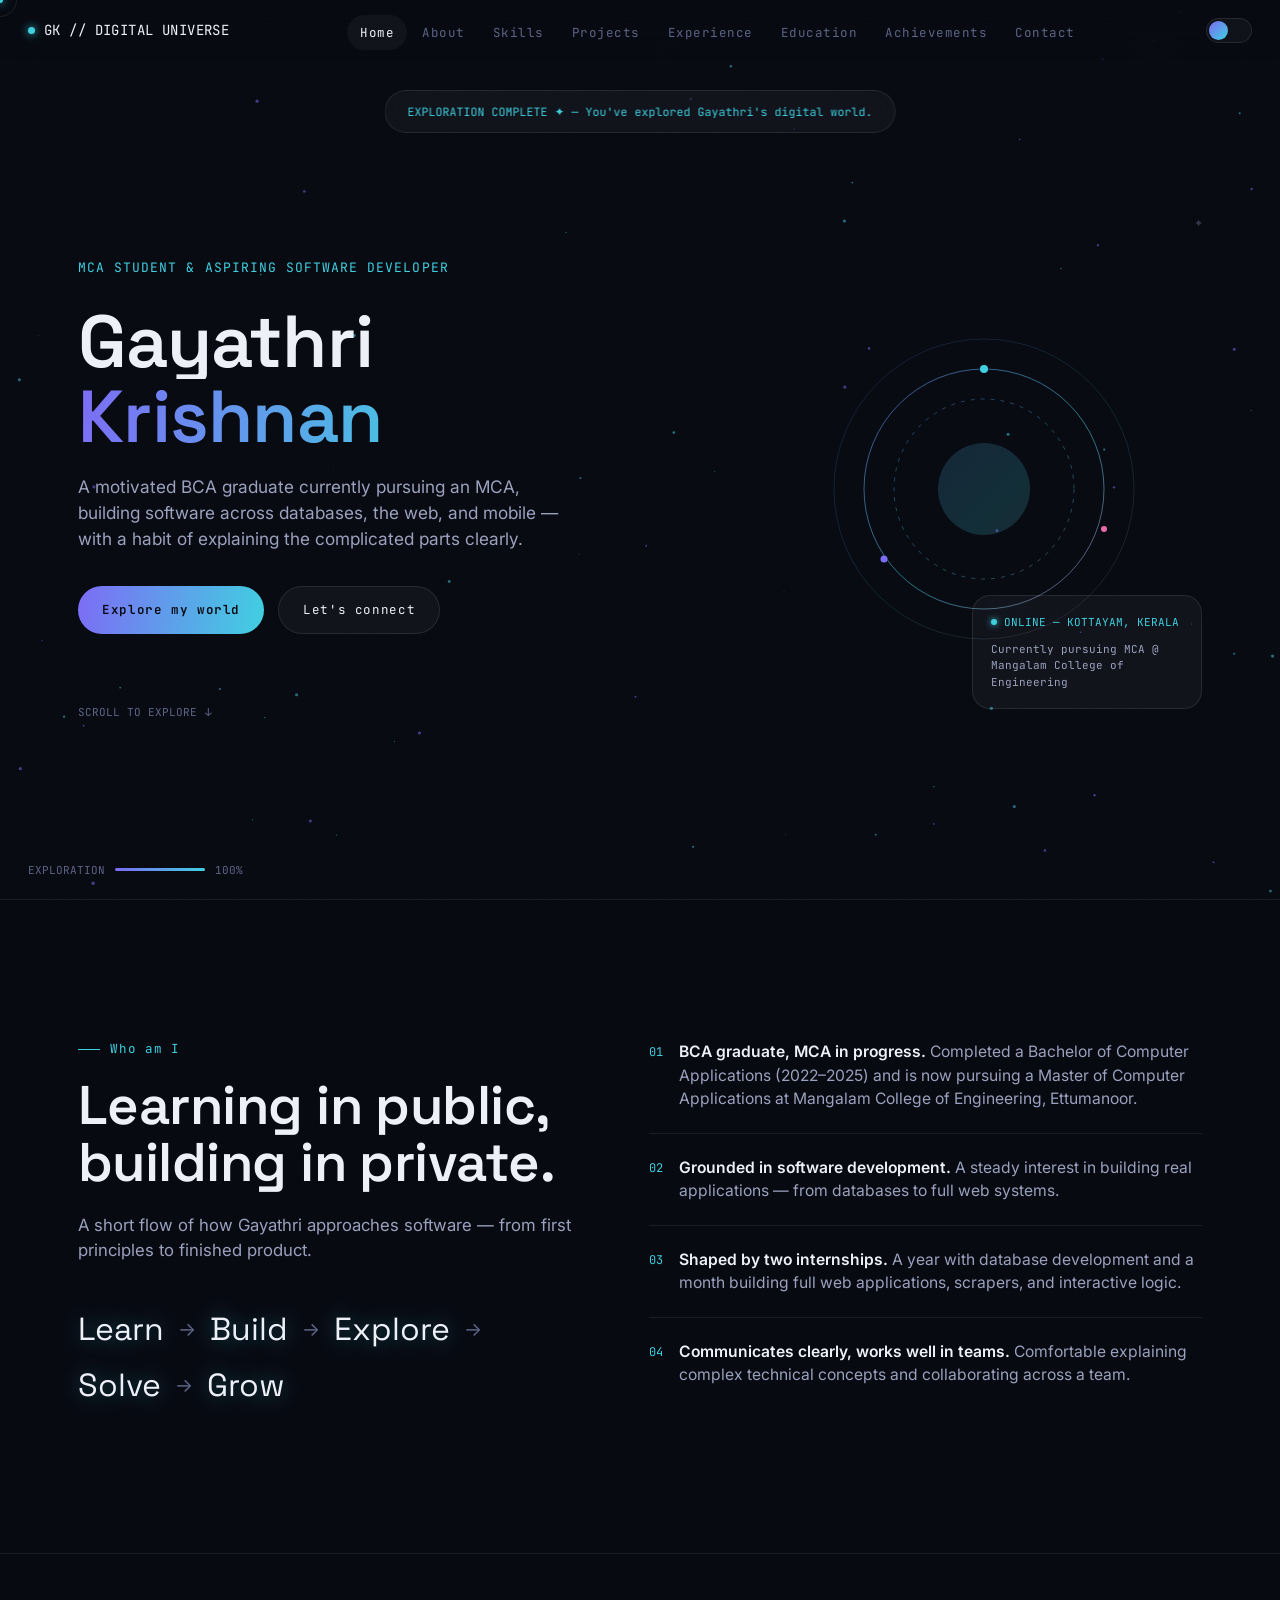
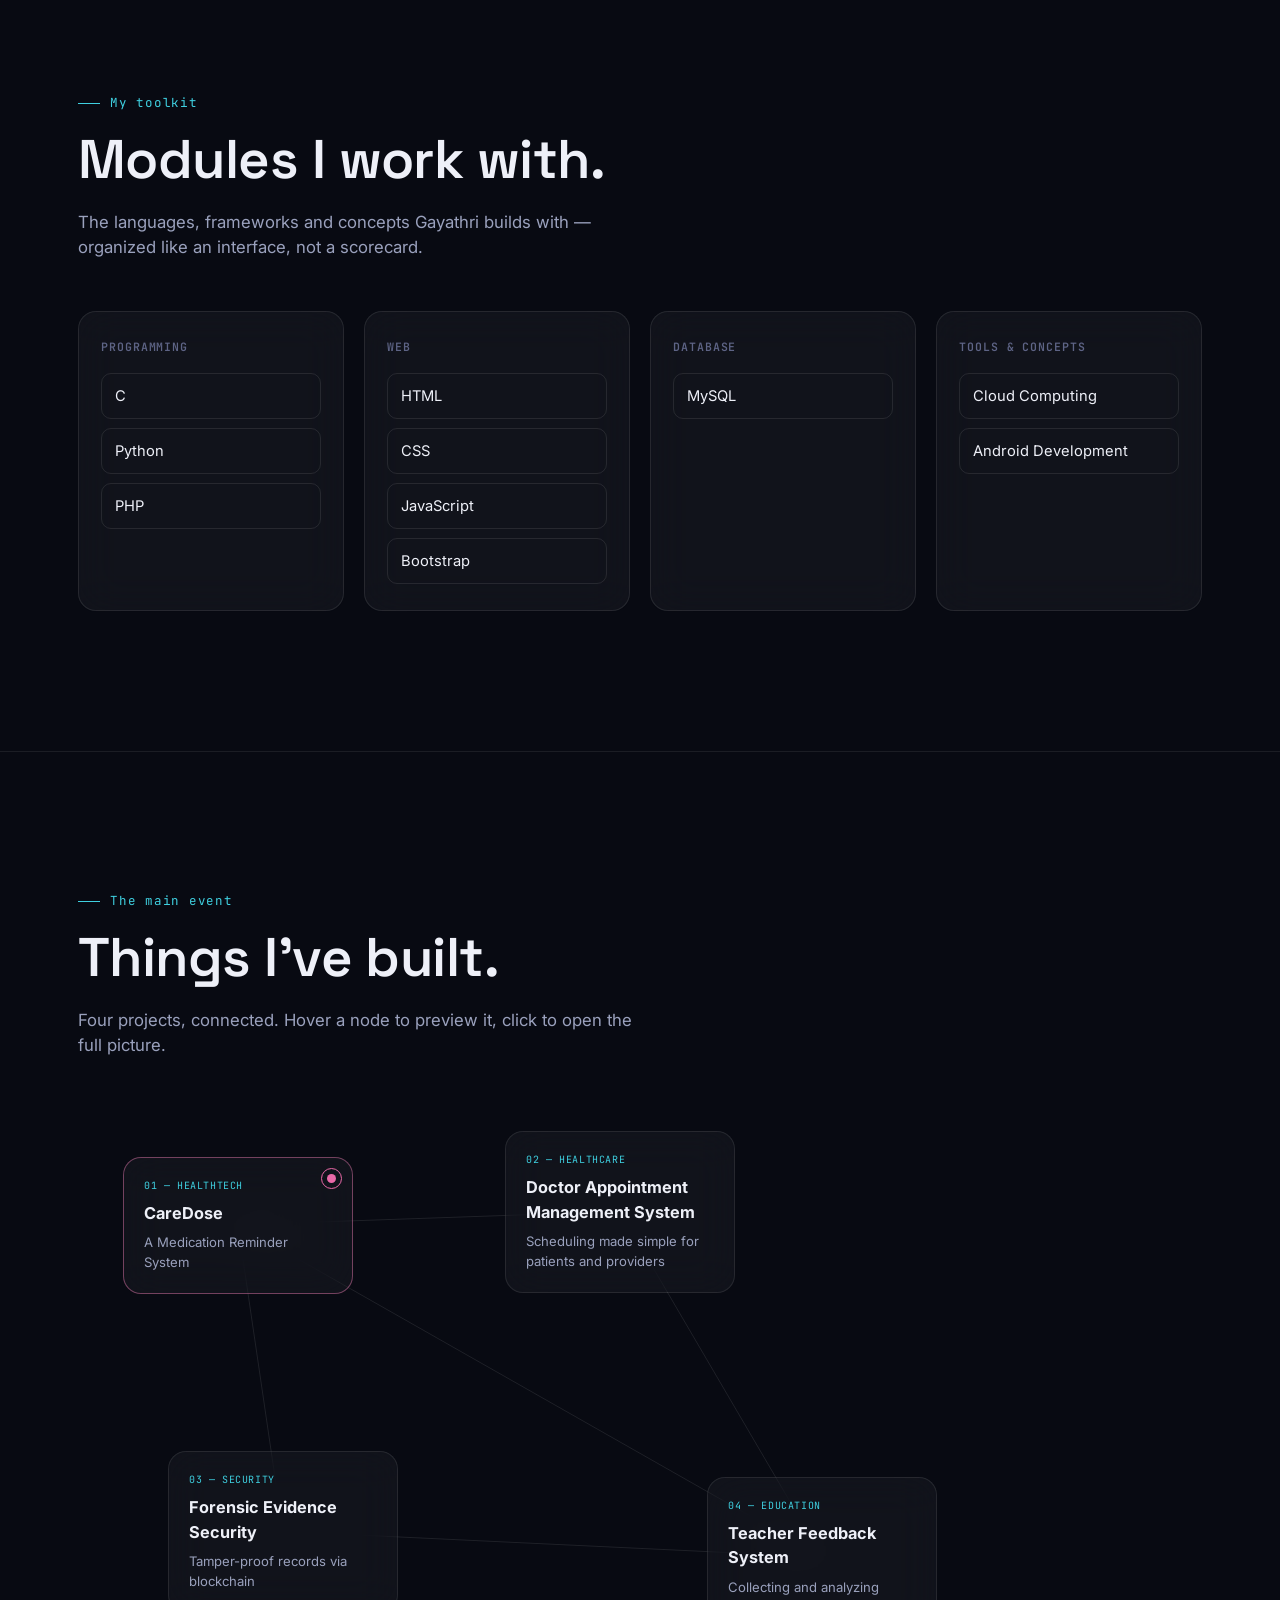
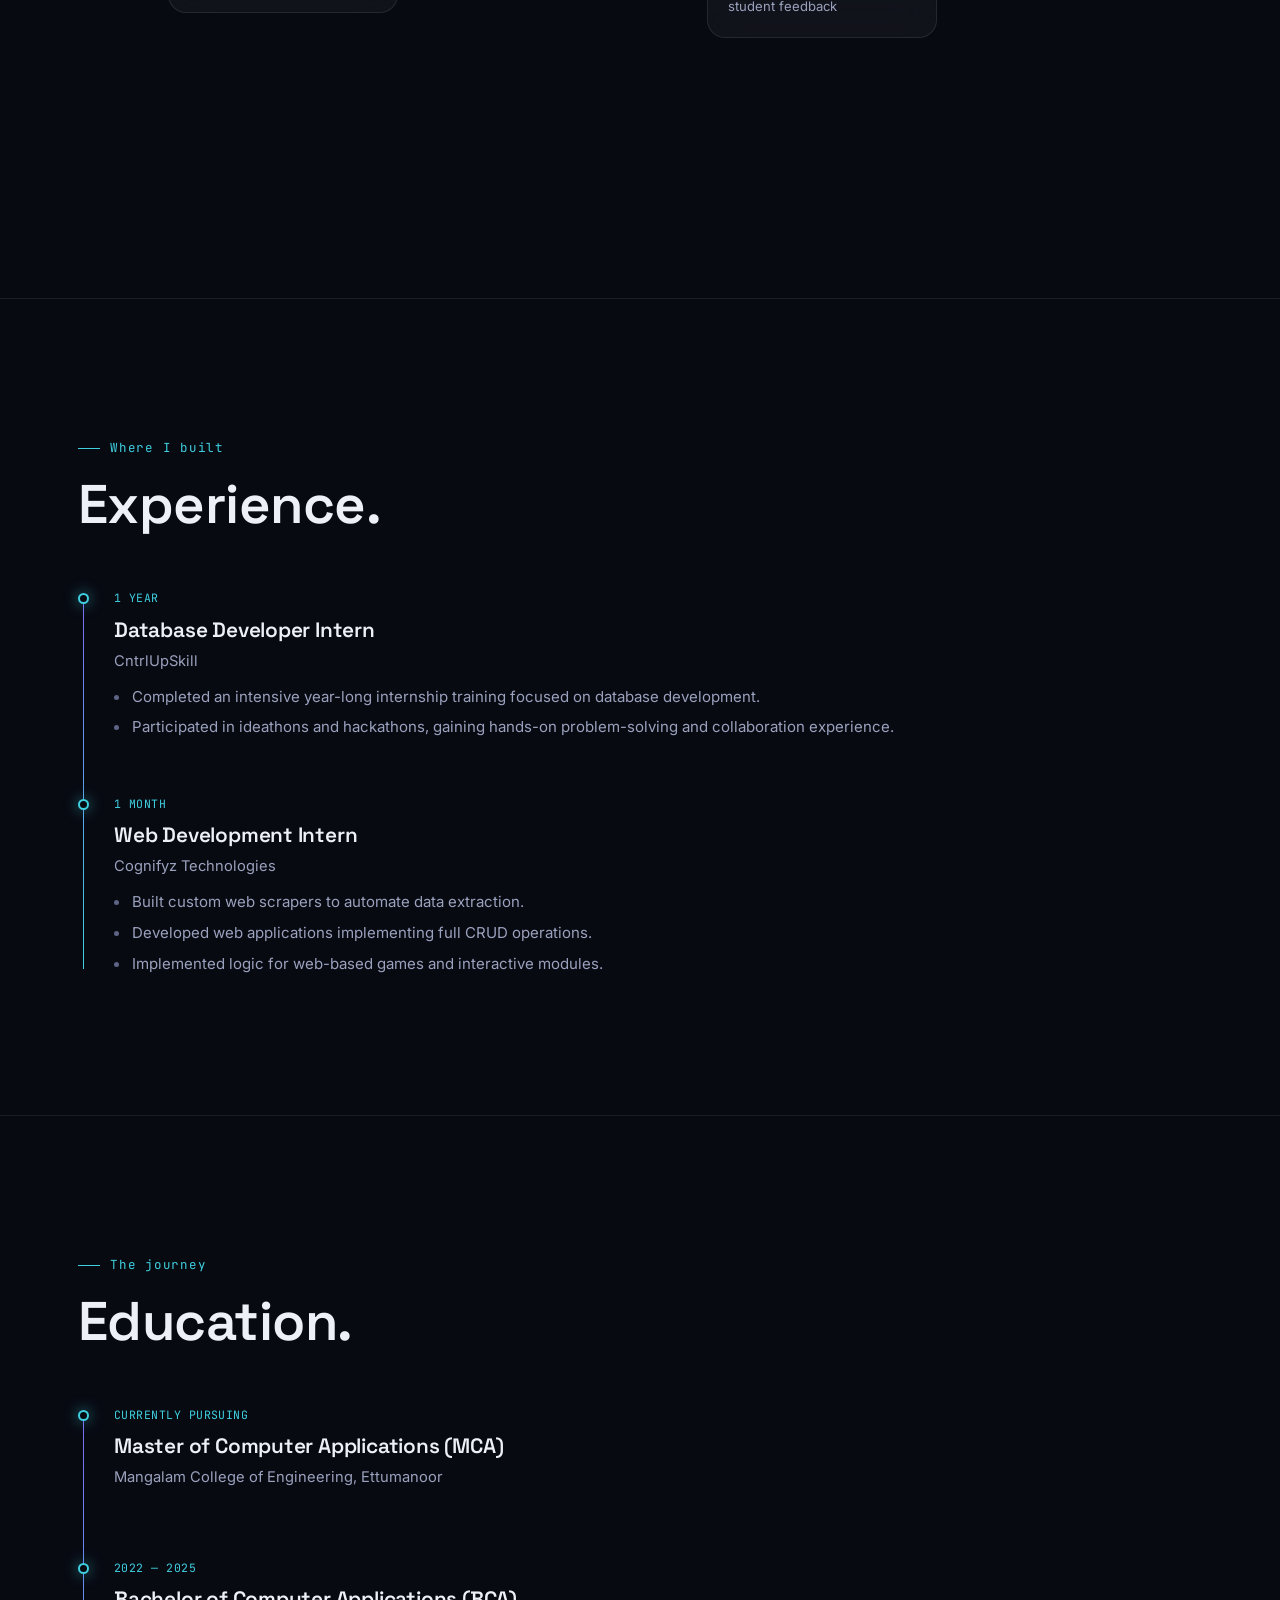
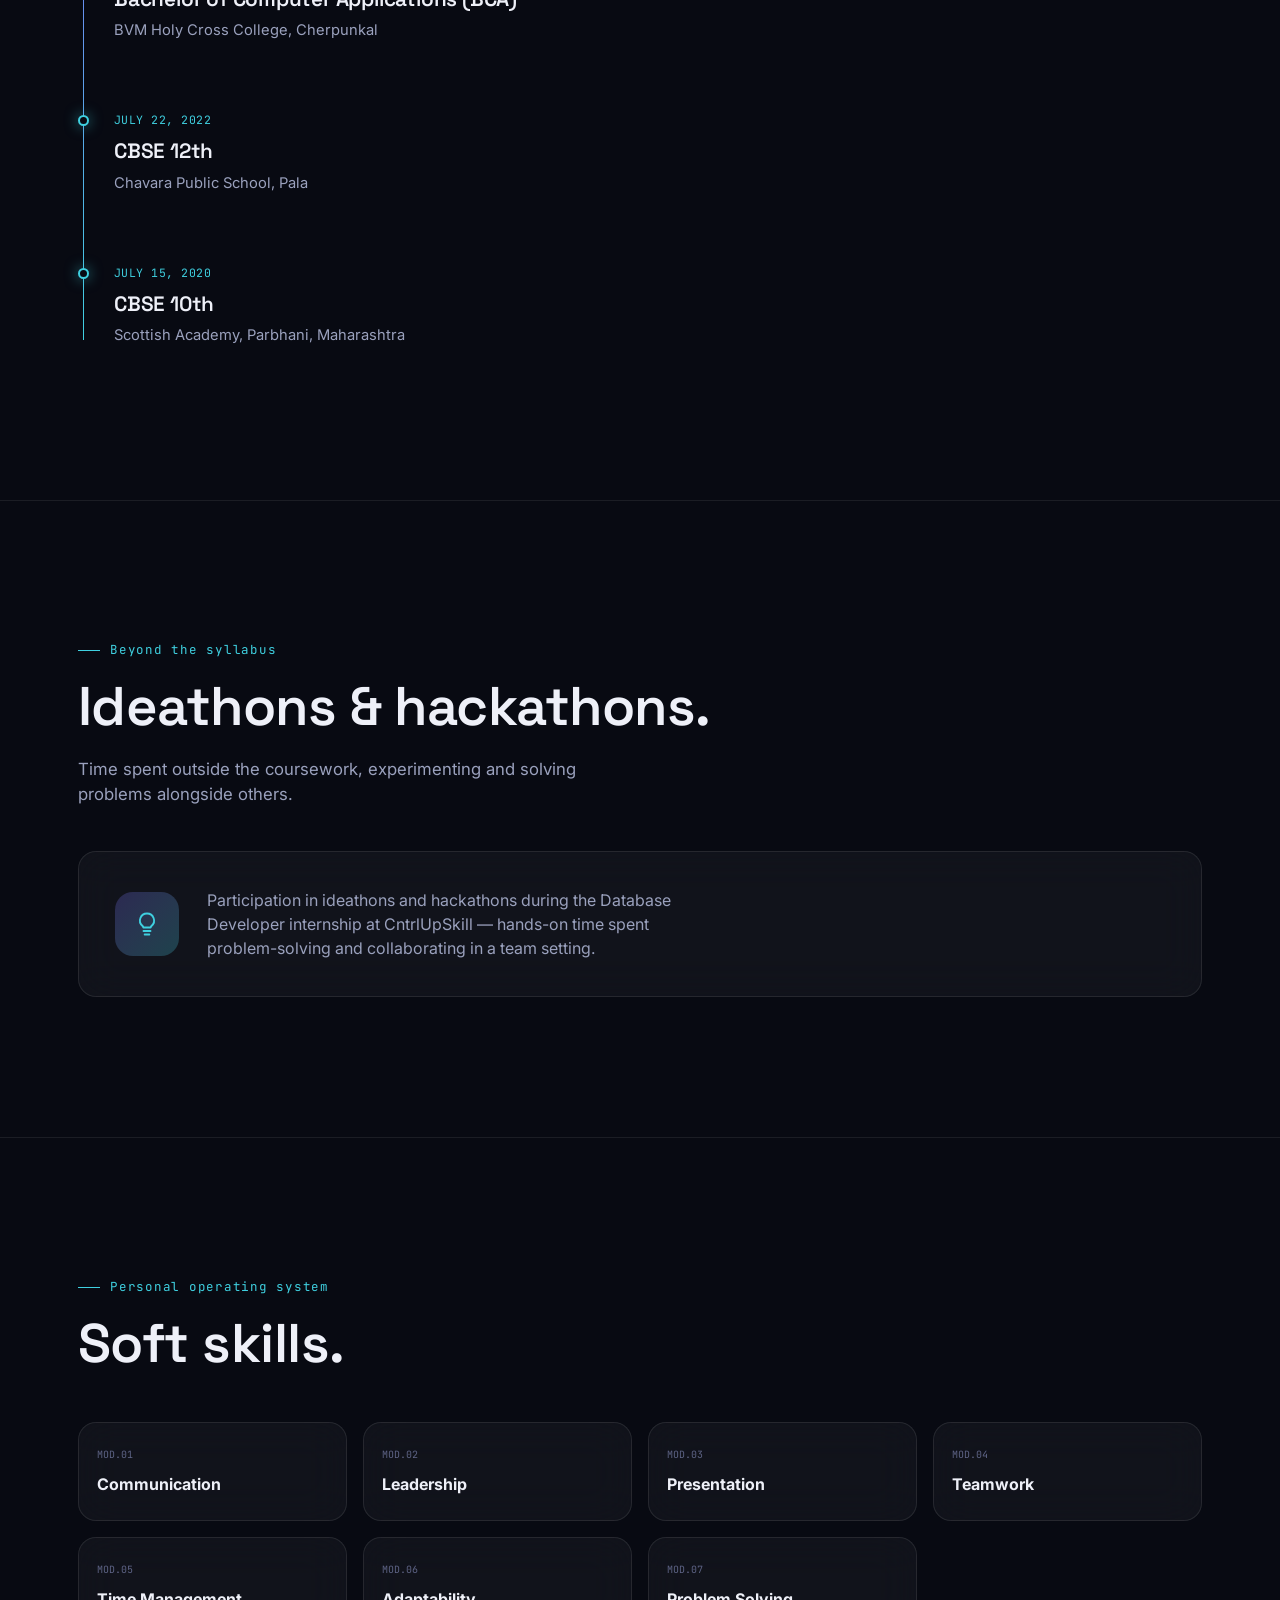
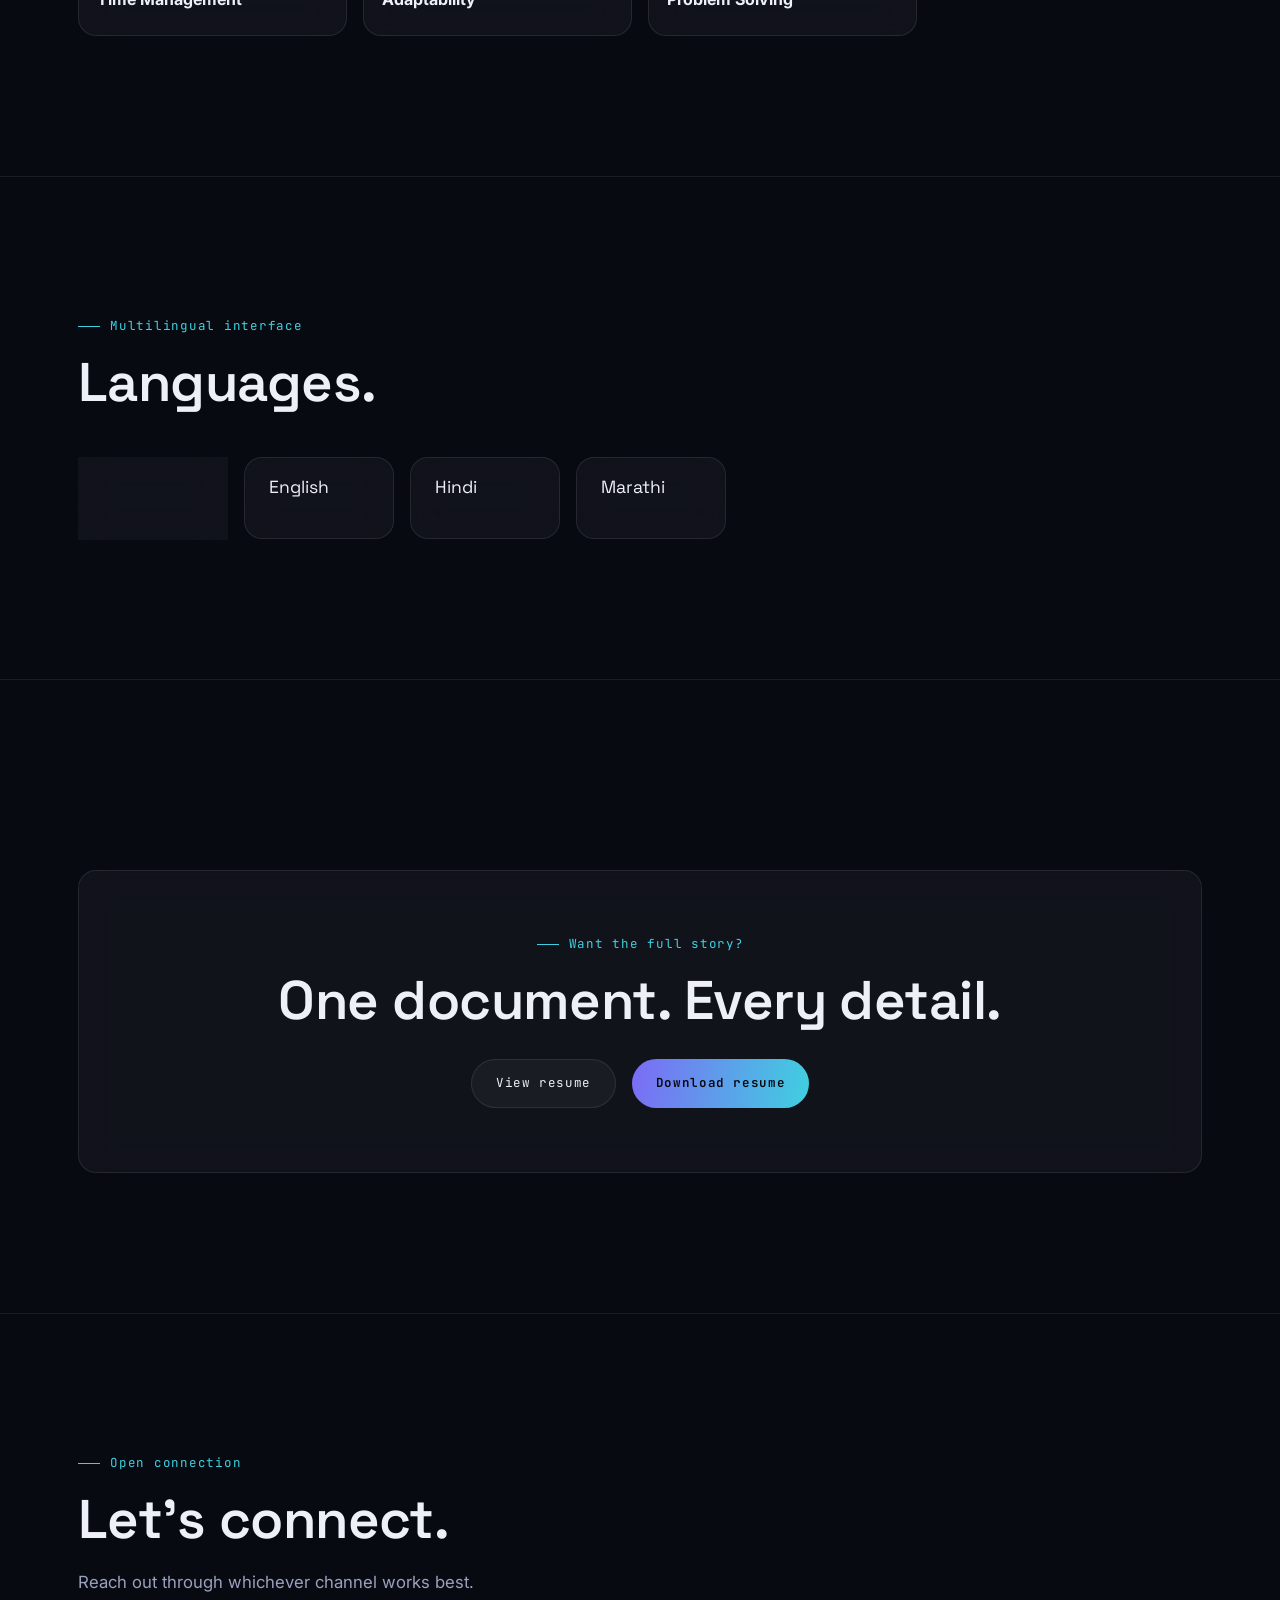
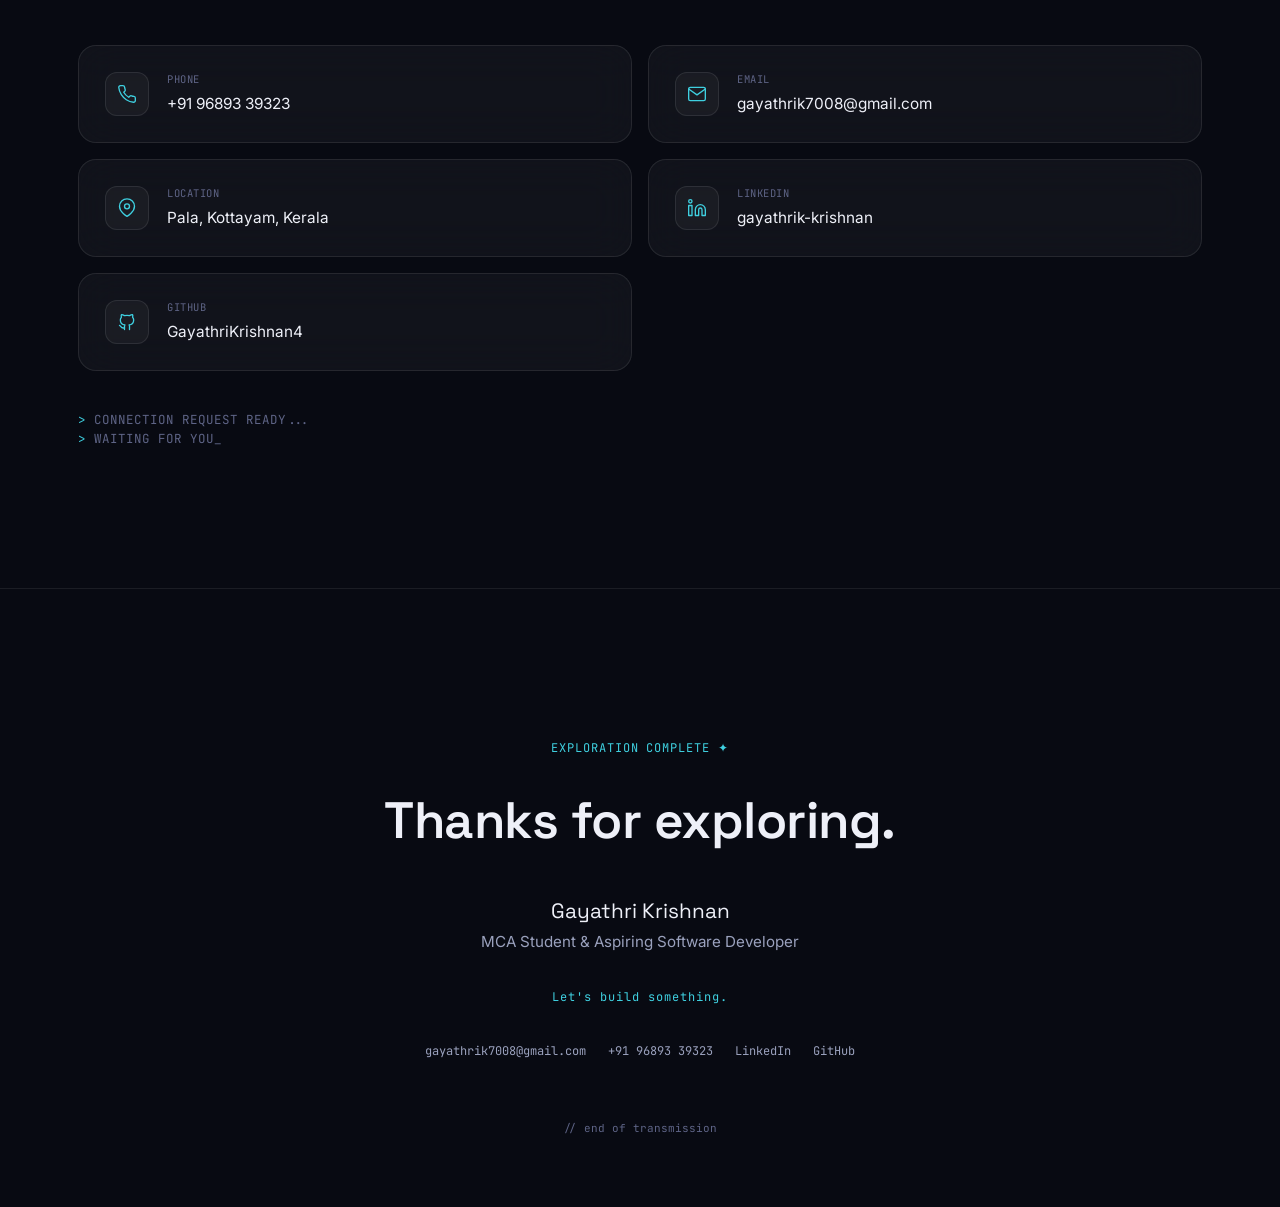
<file: Task-1-Portfolio/index.html>
<!DOCTYPE html>
<html lang="en">
<head>
<meta charset="UTF-8">
<meta name="viewport" content="width=device-width, initial-scale=1.0">
<title>Gayathri Krishnan — Digital Universe</title>
<meta name="description" content="Gayathri Krishnan — MCA Student & Aspiring Software Developer. Portfolio.">
<link rel="preconnect" href="https://fonts.googleapis.com">
<link rel="preconnect" href="https://fonts.gstatic.com" crossorigin>
<link href="https://fonts.googleapis.com/css2?family=Space+Grotesk:wght@400;500;600;700&family=Inter:wght@400;500;600&family=JetBrains+Mono:wght@400;500&display=swap" rel="stylesheet">
<style>
/* ============ TOKENS ============ */
:root{
  --bg: #080a12;
  --bg-elev: #0d1120;
  --panel: rgba(255,255,255,0.04);
  --panel-border: rgba(255,255,255,0.09);
  --ink: #eef0f8;
  --ink-dim: #9aa1bd;
  --ink-faint: #5e6486;
  --violet: #7c6bf5;
  --cyan: #3fd0e0;
  --pink: #e969a8;
  --amber: #f0b34f;
  --line: rgba(255,255,255,0.08);
  --radius: 18px;
  --ease: cubic-bezier(.16,.84,.3,1);
  --font-display: 'Space Grotesk', sans-serif;
  --font-body: 'Inter', sans-serif;
  --font-mono: 'JetBrains Mono', monospace;
}
[data-theme="day"]{
  --bg: #f2f2f7;
  --bg-elev: #e9e9f2;
  --panel: rgba(20,20,40,0.035);
  --panel-border: rgba(20,20,40,0.09);
  --ink: #14152a;
  --ink-dim: #52546f;
  --ink-faint: #8688a3;
  --line: rgba(20,20,40,0.08);
}

*{box-sizing:border-box; margin:0; padding:0;}
html{scroll-behavior:smooth;}
@media (prefers-reduced-motion: reduce){
  html{scroll-behavior:auto;}
  *{animation-duration:0.001ms !important; animation-iteration-count:1 !important; transition-duration:0.001ms !important; scroll-behavior:auto !important;}
}
body{
  background:var(--bg);
  color:var(--ink);
  font-family:var(--font-body);
  line-height:1.5;
  overflow-x:hidden;
  transition:background .5s var(--ease), color .5s var(--ease);
  cursor:none;
}
@media (pointer:coarse){ body{cursor:auto;} }
img,svg{display:block; max-width:100%;}
a{color:inherit; text-decoration:none;}
button{font-family:inherit; background:none; border:none; color:inherit; cursor:pointer;}
h1,h2,h3{font-family:var(--font-display); font-weight:600; letter-spacing:-0.01em;}
.mono{font-family:var(--font-mono);}
.wrap{max-width:1180px; margin:0 auto; padding:0 28px;}
section{position:relative; padding:140px 0; border-bottom:1px solid var(--line);}
.eyebrow{
  font-family:var(--font-mono); font-size:12.5px; color:var(--cyan);
  letter-spacing:0.06em; margin-bottom:18px; display:flex; align-items:center; gap:10px;
}
.eyebrow::before{content:''; width:22px; height:1px; background:var(--cyan);}
.section-title{font-size:clamp(2.1rem, 4.5vw, 3.4rem); line-height:1.05; margin-bottom:22px;}
.section-lead{color:var(--ink-dim); max-width:560px; font-size:1.05rem;}
:focus-visible{outline:2px solid var(--cyan); outline-offset:3px; border-radius:4px;}

/* ============ CUSTOM CURSOR ============ */
.cursor-dot, .cursor-ring{
  position:fixed; top:0; left:0; pointer-events:none; z-index:9999;
  border-radius:50%; transform:translate(-50%,-50%);
}
.cursor-dot{width:6px; height:6px; background:var(--cyan); box-shadow:0 0 10px var(--cyan);}
.cursor-ring{width:34px; height:34px; border:1px solid var(--panel-border); transition:width .25s var(--ease), height .25s var(--ease), border-color .25s var(--ease), background .25s var(--ease);}
.cursor-ring.active{width:56px; height:56px; border-color:var(--cyan); background:rgba(63,208,224,0.08);}
@media (pointer:coarse){ .cursor-dot,.cursor-ring{display:none;} }

/* ============ BACKGROUND FIELD ============ */
#field{position:fixed; inset:0; z-index:0; pointer-events:none;}
.grain{position:fixed; inset:0; z-index:1; pointer-events:none; opacity:0.035; mix-blend-mode:overlay;
  background-image:url("data:image/svg+xml,%3Csvg xmlns='http://www.w3.org/2000/svg' width='120' height='120'%3E%3Cfilter id='n'%3E%3CfeTurbulence type='fractalNoise' baseFrequency='0.9' numOctaves='2' stitchTiles='stitch'/%3E%3C/filter%3E%3Crect width='100%25' height='100%25' filter='url(%23n)'/%3E%3C/svg%3E");
}

/* ============ LOADER ============ */
#loader{
  position:fixed; inset:0; z-index:200; background:var(--bg);
  display:flex; flex-direction:column; align-items:center; justify-content:center;
  transition:opacity .8s var(--ease), visibility .8s var(--ease);
}
#loader.hide{opacity:0; visibility:hidden;}
.loader-lines{font-family:var(--font-mono); font-size:13px; color:var(--ink-faint); text-align:left; min-width:280px;}
.loader-lines div{opacity:0; transform:translateY(6px); animation:loaderIn .5s var(--ease) forwards;}
.loader-lines div span{color:var(--cyan);}
.loader-lines div:nth-child(1){animation-delay:.1s;}
.loader-lines div:nth-child(2){animation-delay:.6s;}
.loader-lines div:nth-child(3){animation-delay:1.1s;}
.loader-lines div:nth-child(4){animation-delay:1.6s;}
.loader-lines div:nth-child(5){animation-delay:2.1s; color:var(--ink); font-weight:600; letter-spacing:0.08em;}
@keyframes loaderIn{to{opacity:1; transform:translateY(0);}}
.loader-bar{width:280px; height:2px; background:var(--line); margin-top:22px; position:relative; overflow:hidden; border-radius:2px;}
.loader-bar::after{content:''; position:absolute; inset:0; background:linear-gradient(90deg,var(--violet),var(--cyan)); width:0%; animation:loaderBar 2.6s var(--ease) forwards;}
@keyframes loaderBar{to{width:100%;}}

/* ============ NAV ============ */
#nav{
  position:fixed; top:0; left:0; right:0; z-index:100;
  display:flex; align-items:center; justify-content:space-between;
  padding:18px 28px; backdrop-filter:blur(16px);
  background:linear-gradient(to bottom, color-mix(in srgb, var(--bg) 78%, transparent), transparent);
  transition:transform .5s var(--ease);
}
.nav-mark{font-family:var(--font-mono); font-size:14px; letter-spacing:0.03em; display:flex; align-items:center; gap:9px;}
.nav-mark .dot{width:7px; height:7px; border-radius:50%; background:var(--cyan); box-shadow:0 0 8px var(--cyan); animation:pulseDot 2.4s ease-in-out infinite;}
@keyframes pulseDot{0%,100%{opacity:1;} 50%{opacity:.35;}}
.nav-links{display:flex; gap:2px; align-items:center; list-style:none;}
.nav-links a{
  font-size:12.5px; font-family:var(--font-mono); letter-spacing:0.04em; color:var(--ink-faint);
  padding:9px 13px; border-radius:20px; transition:color .3s, background .3s;
}
.nav-links a:hover, .nav-links a.active{color:var(--ink); background:var(--panel);}
.nav-right{display:flex; align-items:center; gap:14px;}
.theme-toggle{
  width:46px; height:25px; border-radius:20px; background:var(--panel); border:1px solid var(--panel-border);
  position:relative; flex-shrink:0;
}
.theme-toggle .knob{
  position:absolute; top:2px; left:2px; width:19px; height:19px; border-radius:50%;
  background:linear-gradient(135deg,var(--violet),var(--cyan)); transition:transform .4s var(--ease);
}
[data-theme="day"] .theme-toggle .knob{transform:translateX(21px);}
.nav-toggle{display:none; flex-direction:column; gap:5px; padding:6px;}
.nav-toggle span{width:20px; height:1.5px; background:var(--ink); display:block; transition:transform .3s, opacity .3s;}

/* exploration meter */
#explore-meter{
  position:fixed; bottom:22px; left:28px; z-index:90; font-family:var(--font-mono); font-size:11px; color:var(--ink-faint);
  display:flex; align-items:center; gap:10px;
}
#explore-meter .track{width:90px; height:3px; background:var(--line); border-radius:2px; overflow:hidden;}
#explore-meter .fill{height:100%; width:0%; background:linear-gradient(90deg,var(--violet),var(--cyan)); transition:width .6s var(--ease);}
@media (max-width:720px){ #explore-meter{display:none;} }

/* ============ HERO ============ */
#home{padding-top:180px; padding-bottom:100px; border-bottom:1px solid var(--line); min-height:100vh; display:flex; align-items:center;}
.hero-grid{display:grid; grid-template-columns:1.3fr 0.9fr; gap:60px; align-items:center; width:100%;}
.hero-kicker{font-family:var(--font-mono); font-size:13px; color:var(--cyan); letter-spacing:0.08em; margin-bottom:26px; opacity:0; animation:riseIn .7s var(--ease) forwards; animation-delay:2.7s;}
.hero-title{font-size:clamp(2.6rem, 6vw, 4.6rem); line-height:1.02; margin-bottom:20px;}
.hero-title .line{display:block; overflow:hidden;}
.hero-title .line span{display:block; opacity:0; transform:translateY(110%); animation:riseIn .8s var(--ease) forwards;}
.hero-title .line:nth-child(1) span{animation-delay:2.85s;}
.hero-title .line:nth-child(2) span{animation-delay:3.0s; background:linear-gradient(100deg,var(--violet),var(--cyan) 60%,var(--pink)); -webkit-background-clip:text; background-clip:text; color:transparent;}
@keyframes riseIn{to{opacity:1; transform:translateY(0);}}
.hero-sub{font-size:1.08rem; color:var(--ink-dim); max-width:480px; margin-bottom:34px; opacity:0; animation:riseIn .7s var(--ease) forwards; animation-delay:3.2s;}
.hero-cta{display:flex; gap:14px; flex-wrap:wrap; opacity:0; animation:riseIn .7s var(--ease) forwards; animation-delay:3.35s;}
.btn{
  font-family:var(--font-mono); font-size:12.5px; letter-spacing:0.05em; padding:14px 24px; border-radius:30px;
  display:inline-flex; align-items:center; gap:8px; transition:transform .35s var(--ease), box-shadow .35s var(--ease);
}
.btn-primary{background:linear-gradient(100deg,var(--violet),var(--cyan)); color:#06070d; font-weight:600;}
.btn-primary:hover{transform:translateY(-2px); box-shadow:0 12px 30px -10px color-mix(in srgb, var(--cyan) 60%, transparent);}
.btn-ghost{border:1px solid var(--panel-border); color:var(--ink); background:var(--panel);}
.btn-ghost:hover{transform:translateY(-2px); border-color:var(--cyan);}
.scroll-hint{margin-top:70px; font-family:var(--font-mono); font-size:11px; color:var(--ink-faint); display:flex; align-items:center; gap:8px; opacity:0; animation:riseIn .7s var(--ease) forwards, bob 2.4s ease-in-out infinite; animation-delay:3.5s, 4.2s;}
@keyframes bob{0%,100%{transform:translateY(0);} 50%{transform:translateY(6px);}}

.hero-orb-wrap{position:relative; height:440px; opacity:0; animation:riseIn 1s var(--ease) forwards; animation-delay:3s;}
.hero-orb{position:absolute; inset:0; margin:auto; width:320px; height:320px;}
.hero-id-card{
  position:absolute; bottom:0; right:0; width:230px; padding:18px; border-radius:16px;
  background:var(--panel); border:1px solid var(--panel-border); backdrop-filter:blur(20px);
  font-family:var(--font-mono); font-size:11px; color:var(--ink-dim);
}
.hero-id-card .status{color:var(--cyan); display:flex; align-items:center; gap:7px; margin-bottom:10px;}
.hero-id-card .status .d{width:6px; height:6px; border-radius:50%; background:var(--cyan); box-shadow:0 0 6px var(--cyan);}

/* ============ GLASS PANEL ============ */
.glass{
  background:var(--panel); border:1px solid var(--panel-border); border-radius:var(--radius);
  backdrop-filter:blur(20px); -webkit-backdrop-filter:blur(20px);
}

/* ============ REVEAL ============ */
.reveal{opacity:0; transform:translateY(28px); transition:opacity .8s var(--ease), transform .8s var(--ease);}
.reveal.in{opacity:1; transform:translateY(0);}

/* ============ ABOUT ============ */
.about-grid{display:grid; grid-template-columns:0.95fr 1.05fr; gap:70px; align-items:start;}
.about-flow{display:flex; flex-wrap:wrap; gap:0; align-items:center; margin-top:38px;}
.flow-word{
  font-family:var(--font-display); font-size:clamp(1.4rem,2.6vw,2rem); color:var(--ink-faint);
  transition:color .6s var(--ease), text-shadow .6s var(--ease); padding:4px 0;
}
.flow-word.lit{color:var(--ink); text-shadow:0 0 22px color-mix(in srgb, var(--cyan) 45%, transparent);}
.flow-arrow{color:var(--ink-faint); margin:0 14px; font-size:1.2rem;}
.about-points{display:flex; flex-direction:column; gap:22px;}
.about-point{display:flex; gap:16px; padding-bottom:22px; border-bottom:1px solid var(--line);}
.about-point:last-child{border-bottom:none;}
.about-point .idx{font-family:var(--font-mono); font-size:12px; color:var(--cyan); padding-top:3px;}
.about-point p{color:var(--ink-dim); font-size:0.98rem;}
.about-point strong{color:var(--ink); font-weight:600;}

/* ============ SKILLS ============ */
.skills-grid{display:grid; grid-template-columns:repeat(4,1fr); gap:20px; margin-top:50px;}
.skill-cat{padding:26px 22px; position:relative; overflow:hidden;}
.skill-cat h3{font-size:0.72rem; font-family:var(--font-mono); letter-spacing:0.08em; color:var(--ink-faint); margin-bottom:18px; text-transform:uppercase;}
.skill-nodes{display:flex; flex-direction:column; gap:9px;}
.skill-node{
  padding:11px 13px; border-radius:10px; border:1px solid var(--panel-border); font-size:0.92rem;
  transition:border-color .35s var(--ease), transform .35s var(--ease), background .35s var(--ease), color .35s var(--ease);
  position:relative; cursor:default;
}
.skill-node:hover{border-color:var(--cyan); transform:translateX(4px); background:color-mix(in srgb, var(--cyan) 7%, transparent); color:var(--cyan);}
@media (max-width:880px){ .skills-grid{grid-template-columns:repeat(2,1fr);} }
@media (max-width:520px){ .skills-grid{grid-template-columns:1fr;} }

/* ============ PROJECTS CONSTELLATION ============ */
#projects{overflow:hidden;}
.constellation{position:relative; margin-top:60px; min-height:640px;}
.constellation svg{position:absolute; inset:0; width:100%; height:100%; pointer-events:none;}
.constellation svg line{stroke:var(--panel-border); stroke-width:1; transition:stroke .5s;}
.constellation svg line.lit{stroke:var(--cyan); stroke-opacity:.5;}
.proj-node{
  position:absolute; width:230px; padding:20px; cursor:pointer;
  transition:transform .4s var(--ease), box-shadow .4s var(--ease), border-color .4s var(--ease);
}
.proj-node:hover, .proj-node:focus-visible{transform:translateY(-6px) scale(1.03); border-color:var(--cyan); box-shadow:0 20px 50px -20px rgba(63,208,224,0.35);}
.proj-node .glow{position:absolute; inset:-2px; border-radius:inherit; opacity:0; background:radial-gradient(circle at 30% 20%, color-mix(in srgb, var(--cyan) 30%, transparent), transparent 70%); transition:opacity .4s;}
.proj-node:hover .glow{opacity:1;}
.proj-node .tag{font-family:var(--font-mono); font-size:10px; color:var(--cyan); letter-spacing:0.06em; margin-bottom:8px; display:block;}
.proj-node h4{font-size:1.02rem; margin-bottom:8px;}
.proj-node p{font-size:0.82rem; color:var(--ink-dim);}
.proj-node.caredose{border-color:color-mix(in srgb, var(--pink) 40%, var(--panel-border));}
.pulse-ring{position:absolute; top:16px; right:16px; width:9px; height:9px; border-radius:50%; background:var(--pink);}
.pulse-ring::before{content:''; position:absolute; inset:-6px; border-radius:50%; border:1px solid var(--pink); animation:pulseRing 2.2s ease-out infinite;}
@keyframes pulseRing{0%{transform:scale(0.4); opacity:1;} 100%{transform:scale(1.8); opacity:0;}}

@media (max-width:880px){
  .constellation{min-height:auto;}
  .constellation svg{display:none;}
  .proj-node{position:static !important; width:100%; margin-bottom:16px;}
}

/* project modal */
#proj-modal{
  position:fixed; inset:0; z-index:300; display:flex; align-items:center; justify-content:center;
  padding:24px; opacity:0; pointer-events:none; transition:opacity .45s var(--ease);
}
#proj-modal.open{opacity:1; pointer-events:auto;}
#proj-modal .backdrop{position:absolute; inset:0; background:color-mix(in srgb, var(--bg) 80%, transparent); backdrop-filter:blur(8px);}
#proj-modal .panel{
  position:relative; max-width:560px; width:100%; padding:44px; border-radius:24px;
  transform:scale(.92) translateY(20px); transition:transform .45s var(--ease);
}
#proj-modal.open .panel{transform:scale(1) translateY(0);}
#proj-modal .close{position:absolute; top:20px; right:20px; font-family:var(--font-mono); font-size:20px; color:var(--ink-faint); width:36px; height:36px; border-radius:50%; display:flex; align-items:center; justify-content:center; transition:background .3s,color .3s;}
#proj-modal .close:hover{background:var(--panel); color:var(--ink);}
#proj-modal .m-tag{font-family:var(--font-mono); font-size:11px; color:var(--cyan); letter-spacing:0.06em; margin-bottom:14px; display:block;}
#proj-modal h3{font-size:1.7rem; margin-bottom:16px;}
#proj-modal .m-desc{color:var(--ink-dim); margin-bottom:24px; font-size:1rem;}
#proj-modal .m-tech-label{font-family:var(--font-mono); font-size:10.5px; color:var(--ink-faint); letter-spacing:0.06em; margin-bottom:10px;}
#proj-modal .m-tech{display:flex; flex-wrap:wrap; gap:8px;}
#proj-modal .chip{font-family:var(--font-mono); font-size:11.5px; padding:6px 12px; border-radius:20px; border:1px solid var(--panel-border); color:var(--ink-dim);}

/* ============ TIMELINE (experience + education) ============ */
.timeline{position:relative; margin-top:56px; padding-left:36px;}
.timeline::before{content:''; position:absolute; left:5px; top:6px; bottom:6px; width:1px; background:linear-gradient(var(--violet),var(--cyan));}
.tl-item{position:relative; padding-bottom:56px;}
.tl-item:last-child{padding-bottom:0;}
.tl-dot{position:absolute; left:-36px; top:4px; width:11px; height:11px; border-radius:50%; background:var(--bg); border:2px solid var(--panel-border); transition:border-color .5s, box-shadow .5s;}
.tl-item.in .tl-dot{border-color:var(--cyan); box-shadow:0 0 14px color-mix(in srgb, var(--cyan) 60%, transparent);}
.tl-meta{font-family:var(--font-mono); font-size:11.5px; color:var(--cyan); letter-spacing:0.04em; margin-bottom:8px;}
.tl-item h3{font-size:1.3rem; margin-bottom:4px;}
.tl-org{color:var(--ink-dim); font-size:0.92rem; margin-bottom:14px;}
.tl-list{list-style:none; display:flex; flex-direction:column; gap:8px;}
.tl-list li{padding-left:18px; position:relative; color:var(--ink-dim); font-size:0.94rem;}
.tl-list li::before{content:''; position:absolute; left:0; top:9px; width:5px; height:5px; border-radius:50%; background:var(--ink-faint);}

/* beyond the syllabus */
.beyond-card{padding:36px; display:flex; gap:28px; align-items:center; margin-top:44px; flex-wrap:wrap;}
.beyond-icon{width:64px; height:64px; border-radius:18px; background:linear-gradient(135deg,color-mix(in srgb,var(--violet) 25%, transparent),color-mix(in srgb,var(--cyan) 25%, transparent)); display:flex; align-items:center; justify-content:center; flex-shrink:0;}
.beyond-icon svg{width:28px; height:28px; stroke:var(--cyan);}

/* ============ SOFT SKILLS OS ============ */
.os-grid{display:grid; grid-template-columns:repeat(4,1fr); gap:16px; margin-top:50px;}
.os-mod{
  padding:24px 18px; text-align:left; position:relative; overflow:hidden;
  transition:transform .35s var(--ease), border-color .35s var(--ease);
}
.os-mod::after{content:''; position:absolute; top:0; left:0; right:0; height:2px; background:linear-gradient(90deg,var(--violet),var(--cyan)); transform:scaleX(0); transform-origin:left; transition:transform .4s var(--ease);}
.os-mod:hover{transform:translateY(-4px); border-color:var(--cyan);}
.os-mod:hover::after{transform:scaleX(1);}
.os-mod .mod-id{font-family:var(--font-mono); font-size:10px; color:var(--ink-faint); margin-bottom:10px;}
.os-mod h4{font-size:1rem;}
@media (max-width:880px){ .os-grid{grid-template-columns:repeat(2,1fr);} }

/* ============ LANGUAGES ============ */
.lang-row{display:flex; gap:16px; flex-wrap:wrap; margin-top:46px;}
.lang-chip{padding:16px 24px; display:flex; flex-direction:column; gap:6px; min-width:150px;}
.lang-chip .name{font-family:var(--font-display); font-size:1.1rem;}
.lang-chip .level{font-family:var(--font-mono); font-size:10.5px; color:var(--cyan); letter-spacing:0.05em;}

/* ============ RESUME CTA ============ */
.resume-panel{padding:64px; text-align:center; margin-top:50px; position:relative; overflow:hidden;}
.resume-panel .buttons{display:flex; gap:16px; justify-content:center; margin-top:30px; flex-wrap:wrap;}

/* ============ CONTACT ============ */
.contact-grid{display:grid; grid-template-columns:repeat(2,1fr); gap:16px; margin-top:50px;}
.contact-card{padding:26px; display:flex; align-items:center; gap:18px; transition:transform .35s var(--ease), border-color .35s var(--ease);}
.contact-card:hover{transform:translateY(-4px); border-color:var(--cyan);}
.contact-icon{width:44px; height:44px; border-radius:12px; background:var(--panel); border:1px solid var(--panel-border); display:flex; align-items:center; justify-content:center; flex-shrink:0;}
.contact-icon svg{width:20px; height:20px; stroke:var(--cyan);}
.contact-label{font-family:var(--font-mono); font-size:10.5px; color:var(--ink-faint); letter-spacing:0.05em; margin-bottom:4px;}
.contact-value{font-size:0.96rem;}
@media (max-width:640px){ .contact-grid{grid-template-columns:1fr;} }
.terminal-msg{font-family:var(--font-mono); font-size:12.5px; color:var(--ink-faint); margin-top:40px;}
.terminal-msg .k{color:var(--cyan);}
.blink{animation:blink 1.1s step-end infinite;}
@keyframes blink{50%{opacity:0;}}

/* ============ FOOTER ============ */
#final{padding:150px 0 70px; text-align:center; border-bottom:none;}
.final-mark{font-family:var(--font-mono); font-size:12px; color:var(--cyan); letter-spacing:0.08em; margin-bottom:26px;}
#final h2{font-size:clamp(2rem,5vw,3.2rem); margin-bottom:18px;}
.final-name{font-family:var(--font-display); font-size:1.3rem; margin-top:36px;}
.final-role{color:var(--ink-dim); font-size:0.95rem; margin-top:4px;}
.final-links{display:flex; gap:22px; justify-content:center; margin-top:36px; flex-wrap:wrap; font-family:var(--font-mono); font-size:12px; color:var(--ink-dim);}
.final-links a:hover{color:var(--cyan);}
.footer-note{margin-top:60px; font-size:11px; color:var(--ink-faint); font-family:var(--font-mono);}

/* ============ EASTER EGGS ============ */
.egg-star{position:fixed; z-index:5; font-size:11px; color:var(--ink-faint); opacity:0.5; cursor:pointer; transition:opacity .3s, color .3s, transform .3s; background:none;}
.egg-star:hover{opacity:1; color:var(--cyan); transform:scale(1.3);}
#egg-toast{
  position:fixed; bottom:26px; left:50%; transform:translateX(-50%) translateY(20px); z-index:400;
  background:var(--panel); border:1px solid var(--cyan); backdrop-filter:blur(20px);
  padding:14px 26px; border-radius:30px; font-family:var(--font-mono); font-size:12.5px; color:var(--cyan);
  opacity:0; pointer-events:none; transition:opacity .4s var(--ease), transform .4s var(--ease);
}
#egg-toast.show{opacity:1; transform:translateX(-50%) translateY(0);}

/* ============ EXPLORATION COMPLETE BANNER ============ */
#complete-banner{
  position:fixed; top:90px; left:50%; transform:translateX(-50%) translateY(-20px); z-index:150;
  background:var(--panel); border:1px solid var(--panel-border); backdrop-filter:blur(20px);
  padding:12px 22px; border-radius:30px; font-family:var(--font-mono); font-size:11.5px; color:var(--cyan);
  opacity:0; pointer-events:none; transition:opacity .5s var(--ease), transform .5s var(--ease); text-align:center;
}
#complete-banner.show{opacity:1; transform:translateX(-50%) translateY(0);}

/* ============ RESPONSIVE NAV ============ */
@media (max-width:900px){
  .nav-links{
    position:fixed; top:64px; right:16px; left:16px; flex-direction:column; align-items:stretch;
    background:var(--bg-elev); border:1px solid var(--panel-border); border-radius:16px; padding:10px;
    gap:2px; transform:translateY(-12px); opacity:0; pointer-events:none; transition:all .35s var(--ease);
  }
  .nav-links.open{transform:translateY(0); opacity:1; pointer-events:auto;}
  .nav-links a{padding:12px 14px; text-align:left; border-radius:10px;}
  .nav-toggle{display:flex;}
}
@media (max-width:900px){
  .hero-grid{grid-template-columns:1fr;}
  .hero-orb-wrap{height:280px; order:-1;}
  .about-grid{grid-template-columns:1fr; gap:44px;}
  section{padding:90px 0;}
}
</style>
</head>
<body data-theme="night">

<div class="cursor-dot" id="cursorDot"></div>
<div class="cursor-ring" id="cursorRing"></div>
<canvas id="field"></canvas>
<div class="grain"></div>

<!-- LOADER -->
<div id="loader">
  <div class="loader-lines">
    <div>SYSTEM INITIALIZING<span class="mono">...</span></div>
    <div>LOADING PROFILE <span>[ GAYATHRI KRISHNAN ]</span></div>
    <div>LOADING PROJECTS <span>[ 4 FOUND ]</span></div>
    <div>LOADING DIGITAL UNIVERSE<span class="mono">...</span></div>
    <div>ACCESS GRANTED ✦</div>
  </div>
  <div class="loader-bar"></div>
</div>

<!-- NAV -->
<nav id="nav">
  <div class="nav-mark"><span class="dot"></span>GK // DIGITAL UNIVERSE</div>
  <ul class="nav-links" id="navLinks">
    <li><a href="#home">Home</a></li>
    <li><a href="#about">About</a></li>
    <li><a href="#skills">Skills</a></li>
    <li><a href="#projects">Projects</a></li>
    <li><a href="#experience">Experience</a></li>
    <li><a href="#education">Education</a></li>
    <li><a href="#beyond">Achievements</a></li>
    <li><a href="#contact">Contact</a></li>
  </ul>
  <div class="nav-right">
    <button class="theme-toggle" id="themeToggle" aria-label="Toggle day and night mode"><span class="knob"></span></button>
    <button class="nav-toggle" id="navToggle" aria-label="Toggle navigation menu" aria-expanded="false">
      <span></span><span></span><span></span>
    </button>
  </div>
</nav>

<div id="explore-meter">
  <span>EXPLORATION</span>
  <div class="track"><div class="fill" id="exploreFill"></div></div>
  <span id="explorePct">0%</span>
</div>
<div id="complete-banner">EXPLORATION COMPLETE ✦ — You've explored Gayathri's digital world.</div>

<!-- HERO -->
<section id="home">
  <div class="wrap hero-grid">
    <div>
      <div class="hero-kicker mono">MCA STUDENT &amp; ASPIRING SOFTWARE DEVELOPER</div>
      <h1 class="hero-title">
        <span class="line"><span>Gayathri</span></span>
        <span class="line"><span>Krishnan</span></span>
      </h1>
      <p class="hero-sub">A motivated BCA graduate currently pursuing an MCA, building software across databases, the web, and mobile — with a habit of explaining the complicated parts clearly.</p>
      <div class="hero-cta">
        <a href="#projects" class="btn btn-primary">Explore my world</a>
        <a href="#contact" class="btn btn-ghost">Let's connect</a>
      </div>
      <div class="scroll-hint mono">SCROLL TO EXPLORE <span>↓</span></div>
    </div>
    <div class="hero-orb-wrap">
      <svg class="hero-orb" viewBox="0 0 320 320" fill="none">
        <defs>
          <linearGradient id="orbGrad" x1="0" y1="0" x2="320" y2="320" gradientUnits="userSpaceOnUse">
            <stop offset="0%" stop-color="#7c6bf5"/>
            <stop offset="55%" stop-color="#3fd0e0"/>
            <stop offset="100%" stop-color="#e969a8"/>
          </linearGradient>
        </defs>
        <circle cx="160" cy="160" r="120" stroke="url(#orbGrad)" stroke-width="1" opacity="0.55"/>
        <circle cx="160" cy="160" r="90" stroke="url(#orbGrad)" stroke-width="1" opacity="0.35" stroke-dasharray="4 6"/>
        <circle cx="160" cy="160" r="150" stroke="url(#orbGrad)" stroke-width="0.6" opacity="0.25"/>
        <circle cx="160" cy="40" r="4" fill="#3fd0e0"/>
        <circle cx="280" cy="200" r="3" fill="#e969a8"/>
        <circle cx="60" cy="230" r="3.5" fill="#7c6bf5"/>
        <circle cx="160" cy="160" r="46" fill="url(#orbGrad)" opacity="0.18"/>
      </svg>
      <div class="hero-id-card glass">
        <div class="status"><span class="d"></span>ONLINE — KOTTAYAM, KERALA</div>
        <div>Currently pursuing MCA @ Mangalam College of Engineering</div>
      </div>
    </div>
  </div>
</section>

<!-- ABOUT -->
<section id="about">
  <div class="wrap">
    <div class="about-grid">
      <div class="reveal">
        <div class="eyebrow">Who am I</div>
        <h2 class="section-title">Learning in public, building in private.</h2>
        <p class="section-lead">A short flow of how Gayathri approaches software — from first principles to finished product.</p>
        <div class="about-flow" id="aboutFlow">
          <span class="flow-word">Learn</span><span class="flow-arrow">→</span>
          <span class="flow-word">Build</span><span class="flow-arrow">→</span>
          <span class="flow-word">Explore</span><span class="flow-arrow">→</span>
          <span class="flow-word">Solve</span><span class="flow-arrow">→</span>
          <span class="flow-word">Grow</span>
        </div>
      </div>
      <div class="about-points reveal">
        <div class="about-point"><span class="idx mono">01</span><p><strong>BCA graduate, MCA in progress.</strong> Completed a Bachelor of Computer Applications (2022–2025) and is now pursuing a Master of Computer Applications at Mangalam College of Engineering, Ettumanoor.</p></div>
        <div class="about-point"><span class="idx mono">02</span><p><strong>Grounded in software development.</strong> A steady interest in building real applications — from databases to full web systems.</p></div>
        <div class="about-point"><span class="idx mono">03</span><p><strong>Shaped by two internships.</strong> A year with database development and a month building full web applications, scrapers, and interactive logic.</p></div>
        <div class="about-point"><span class="idx mono">04</span><p><strong>Communicates clearly, works well in teams.</strong> Comfortable explaining complex technical concepts and collaborating across a team.</p></div>
      </div>
    </div>
  </div>
</section>

<!-- SKILLS -->
<section id="skills">
  <div class="wrap">
    <div class="eyebrow reveal">My toolkit</div>
    <h2 class="section-title reveal">Modules I work with.</h2>
    <p class="section-lead reveal">The languages, frameworks and concepts Gayathri builds with — organized like an interface, not a scorecard.</p>
    <div class="skills-grid">
      <div class="skill-cat glass reveal">
        <h3>Programming</h3>
        <div class="skill-nodes">
          <div class="skill-node">C</div>
          <div class="skill-node">Python</div>
          <div class="skill-node">PHP</div>
        </div>
      </div>
      <div class="skill-cat glass reveal">
        <h3>Web</h3>
        <div class="skill-nodes">
          <div class="skill-node">HTML</div>
          <div class="skill-node">CSS</div>
          <div class="skill-node">JavaScript</div>
          <div class="skill-node">Bootstrap</div>
        </div>
      </div>
      <div class="skill-cat glass reveal">
        <h3>Database</h3>
        <div class="skill-nodes">
          <div class="skill-node">MySQL</div>
        </div>
      </div>
      <div class="skill-cat glass reveal">
        <h3>Tools &amp; Concepts</h3>
        <div class="skill-nodes">
          <div class="skill-node">Cloud Computing</div>
          <div class="skill-node">Android Development</div>
        </div>
      </div>
    </div>
  </div>
</section>

<!-- PROJECTS -->
<section id="projects">
  <div class="wrap">
    <div class="eyebrow reveal">The main event</div>
    <h2 class="section-title reveal">Things I've built.</h2>
    <p class="section-lead reveal">Four projects, connected. Hover a node to preview it, click to open the full picture.</p>

    <div class="constellation" id="constellation">
      <svg id="constLines"></svg>

      <div class="proj-node glass caredose" tabindex="0" data-i="0"
        style="top:6%; left:4%;"
        data-name="CareDose"
        data-tag="Medication Reminder System"
        data-desc="An automated medication tracking and reminder platform, developed to ensure timely dosage management."
        data-tech="Python, Django">
        <div class="glow"></div>
        <div class="pulse-ring"></div>
        <span class="tag mono">01 — HEALTHTECH</span>
        <h4>CareDose</h4>
        <p>A Medication Reminder System</p>
      </div>

      <div class="proj-node glass" tabindex="0" data-i="1"
        style="top:2%; left:38%;"
        data-name="Doctor Appointment Management System"
        data-tag="Healthcare Scheduling"
        data-desc="A web-based system for scheduling doctor appointments efficiently, enabling patients to choose healthcare providers and time slots easily."
        data-tech="HTML, CSS, PHP, JavaScript, MySQL, Bootstrap">
        <div class="glow"></div>
        <span class="tag mono">02 — HEALTHCARE</span>
        <h4>Doctor Appointment Management System</h4>
        <p>Scheduling made simple for patients and providers</p>
      </div>

      <div class="proj-node glass" tabindex="0" data-i="2"
        style="top:52%; left:8%;"
        data-name="Security Enhancement of Forensic Evidence using Blockchain"
        data-tag="Security &amp; Blockchain"
        data-desc="A system designed to improve the security and integrity of forensic evidence using blockchain, focusing on maintaining tamper-proof records in the criminal justice system."
        data-tech="Python, Django, Android Studio, CSS">
        <div class="glow"></div>
        <span class="tag mono">03 — SECURITY</span>
        <h4>Forensic Evidence Security</h4>
        <p>Tamper-proof records via blockchain</p>
      </div>

      <div class="proj-node glass" tabindex="0" data-i="3"
        style="top:56%; left:56%;"
        data-name="Teacher Feedback System"
        data-tag="Education"
        data-desc="A web application built to collect and analyze student feedback for teachers."
        data-tech="HTML, Bootstrap, CSS, JavaScript, PHP, MySQL">
        <div class="glow"></div>
        <span class="tag mono">04 — EDUCATION</span>
        <h4>Teacher Feedback System</h4>
        <p>Collecting and analyzing student feedback</p>
      </div>
    </div>
  </div>
</section>

<!-- PROJECT MODAL -->
<div id="proj-modal" role="dialog" aria-modal="true" aria-hidden="true">
  <div class="backdrop" data-close></div>
  <div class="panel glass">
    <button class="close" data-close aria-label="Close">×</button>
    <span class="m-tag mono" id="mTag"></span>
    <h3 id="mName"></h3>
    <p class="m-desc" id="mDesc"></p>
    <div class="m-tech-label mono">TECHNOLOGIES USED</div>
    <div class="m-tech" id="mTech"></div>
  </div>
</div>

<!-- EXPERIENCE -->
<section id="experience">
  <div class="wrap">
    <div class="eyebrow reveal">Where I built</div>
    <h2 class="section-title reveal">Experience.</h2>
    <div class="timeline">
      <div class="tl-item">
        <div class="tl-dot"></div>
        <div class="tl-meta mono">1 YEAR</div>
        <h3>Database Developer Intern</h3>
        <div class="tl-org">CntrlUpSkill</div>
        <ul class="tl-list">
          <li>Completed an intensive year-long internship training focused on database development.</li>
          <li>Participated in ideathons and hackathons, gaining hands-on problem-solving and collaboration experience.</li>
        </ul>
      </div>
      <div class="tl-item">
        <div class="tl-dot"></div>
        <div class="tl-meta mono">1 MONTH</div>
        <h3>Web Development Intern</h3>
        <div class="tl-org">Cognifyz Technologies</div>
        <ul class="tl-list">
          <li>Built custom web scrapers to automate data extraction.</li>
          <li>Developed web applications implementing full CRUD operations.</li>
          <li>Implemented logic for web-based games and interactive modules.</li>
        </ul>
      </div>
    </div>
  </div>
</section>

<!-- EDUCATION -->
<section id="education">
  <div class="wrap">
    <div class="eyebrow reveal">The journey</div>
    <h2 class="section-title reveal">Education.</h2>
    <div class="timeline">
      <div class="tl-item">
        <div class="tl-dot"></div>
        <div class="tl-meta mono">CURRENTLY PURSUING</div>
        <h3>Master of Computer Applications (MCA)</h3>
        <div class="tl-org">Mangalam College of Engineering, Ettumanoor</div>
      </div>
      <div class="tl-item">
        <div class="tl-dot"></div>
        <div class="tl-meta mono">2022 — 2025</div>
        <h3>Bachelor of Computer Applications (BCA)</h3>
        <div class="tl-org">BVM Holy Cross College, Cherpunkal</div>
      </div>
      <div class="tl-item">
        <div class="tl-dot"></div>
        <div class="tl-meta mono">JULY 22, 2022</div>
        <h3>CBSE 12th</h3>
        <div class="tl-org">Chavara Public School, Pala</div>
      </div>
      <div class="tl-item">
        <div class="tl-dot"></div>
        <div class="tl-meta mono">JULY 15, 2020</div>
        <h3>CBSE 10th</h3>
        <div class="tl-org">Scottish Academy, Parbhani, Maharashtra</div>
      </div>
    </div>
  </div>
</section>

<!-- BEYOND THE SYLLABUS -->
<section id="beyond">
  <div class="wrap">
    <div class="eyebrow reveal">Beyond the syllabus</div>
    <h2 class="section-title reveal">Ideathons &amp; hackathons.</h2>
    <p class="section-lead reveal">Time spent outside the coursework, experimenting and solving problems alongside others.</p>
    <div class="beyond-card glass reveal">
      <div class="beyond-icon">
        <svg viewBox="0 0 24 24" fill="none" stroke-width="1.6" stroke-linecap="round" stroke-linejoin="round"><path d="M9 18h6M10 21h4M12 3a6 6 0 0 0-4 10.5c.5.5.8 1 .9 1.5h6.2c.1-.5.4-1 .9-1.5A6 6 0 0 0 12 3Z"/></svg>
      </div>
      <p style="color:var(--ink-dim); max-width:480px;">Participation in ideathons and hackathons during the Database Developer internship at CntrlUpSkill — hands-on time spent problem-solving and collaborating in a team setting.</p>
    </div>
  </div>
</section>

<!-- SOFT SKILLS -->
<section id="os">
  <div class="wrap">
    <div class="eyebrow reveal">Personal operating system</div>
    <h2 class="section-title reveal">Soft skills.</h2>
    <div class="os-grid">
      <div class="os-mod glass reveal"><div class="mod-id mono">MOD.01</div><h4>Communication</h4></div>
      <div class="os-mod glass reveal"><div class="mod-id mono">MOD.02</div><h4>Leadership</h4></div>
      <div class="os-mod glass reveal"><div class="mod-id mono">MOD.03</div><h4>Presentation</h4></div>
      <div class="os-mod glass reveal"><div class="mod-id mono">MOD.04</div><h4>Teamwork</h4></div>
      <div class="os-mod glass reveal"><div class="mod-id mono">MOD.05</div><h4>Time Management</h4></div>
      <div class="os-mod glass reveal"><div class="mod-id mono">MOD.06</div><h4>Adaptability</h4></div>
      <div class="os-mod glass reveal"><div class="mod-id mono">MOD.07</div><h4>Problem Solving</h4></div>
    </div>
  </div>
</section>

<!-- LANGUAGES -->
<section id="languages">
  <div class="wrap">
    <div class="eyebrow reveal">Multilingual interface</div>
    <h2 class="section-title reveal">Languages.</h2>
    <div class="lang-row">
      <div class="lang-chip glass reveal"><span class="name">Malayalam</span><span class="level mono">NATIVE</span></div>
      <div class="lang-chip glass reveal"><span class="name">English</span></div>
      <div class="lang-chip glass reveal"><span class="name">Hindi</span></div>
      <div class="lang-chip glass reveal"><span class="name">Marathi</span></div>
    </div>
  </div>
</section>

<!-- RESUME -->
<section id="resume">
  <div class="wrap">
    <div class="resume-panel glass reveal">
      <div class="eyebrow" style="justify-content:center;">Want the full story?</div>
      <h2 class="section-title" style="margin-bottom:0;">One document. Every detail.</h2>
      <div class="buttons">
        <a href="DOC-20260911-WA0020.pdf" target="_blank" class="btn btn-ghost">View resume</a>
        <a href="DOC-20260911-WA0020.pdf" download class="btn btn-primary">Download resume</a>
      </div>
    </div>
  </div>
</section>

<!-- CONTACT -->
<section id="contact">
  <div class="wrap">
    <div class="eyebrow reveal">Open connection</div>
    <h2 class="section-title reveal">Let's connect.</h2>
    <p class="section-lead reveal">Reach out through whichever channel works best.</p>
    <div class="contact-grid">
      <a href="tel:+919689339323" class="contact-card glass reveal">
        <div class="contact-icon"><svg viewBox="0 0 24 24" fill="none" stroke-width="1.6" stroke-linecap="round" stroke-linejoin="round"><path d="M22 16.92v3a2 2 0 0 1-2.18 2 19.79 19.79 0 0 1-8.63-3.07 19.5 19.5 0 0 1-6-6 19.79 19.79 0 0 1-3.07-8.67A2 2 0 0 1 4.11 2h3a2 2 0 0 1 2 1.72c.127.96.361 1.903.7 2.81a2 2 0 0 1-.45 2.11L8.09 9.91a16 16 0 0 0 6 6l1.27-1.27a2 2 0 0 1 2.11-.45c.907.339 1.85.573 2.81.7A2 2 0 0 1 22 16.92z"/></svg></div>
        <div><div class="contact-label mono">PHONE</div><div class="contact-value">+91 96893 39323</div></div>
      </a>
      <a href="mailto:gayathrik7008@gmail.com" class="contact-card glass reveal">
        <div class="contact-icon"><svg viewBox="0 0 24 24" fill="none" stroke-width="1.6" stroke-linecap="round" stroke-linejoin="round"><path d="M4 4h16v16H4z" opacity="0"/><path d="M22 6 12 13 2 6"/><rect x="2" y="4" width="20" height="16" rx="2"/></svg></div>
        <div><div class="contact-label mono">EMAIL</div><div class="contact-value">gayathrik7008@gmail.com</div></div>
      </a>
      <div class="contact-card glass reveal">
        <div class="contact-icon"><svg viewBox="0 0 24 24" fill="none" stroke-width="1.6" stroke-linecap="round" stroke-linejoin="round"><path d="M21 10c0 7-9 12-9 12S3 17 3 10a9 9 0 0 1 18 0z"/><circle cx="12" cy="10" r="3"/></svg></div>
        <div><div class="contact-label mono">LOCATION</div><div class="contact-value">Pala, Kottayam, Kerala</div></div>
      </div>
      <a href="https://linkedin.com/in/gayathrik-krishnan" target="_blank" rel="noopener" class="contact-card glass reveal">
        <div class="contact-icon"><svg viewBox="0 0 24 24" fill="none" stroke-width="1.6" stroke-linecap="round" stroke-linejoin="round"><path d="M16 8a6 6 0 0 1 6 6v7h-4v-7a2 2 0 0 0-4 0v7h-4v-7a6 6 0 0 1 6-6z"/><rect x="2" y="9" width="4" height="12"/><circle cx="4" cy="4" r="2"/></svg></div>
        <div><div class="contact-label mono">LINKEDIN</div><div class="contact-value">gayathrik-krishnan</div></div>
      </a>
      <a href="https://github.com/GayathriKrishnan4" target="_blank" rel="noopener" class="contact-card glass reveal">
        <div class="contact-icon"><svg viewBox="0 0 24 24" fill="none" stroke-width="1.6" stroke-linecap="round" stroke-linejoin="round"><path d="M9 19c-4.3 1.4-4.3-2.5-6-3m12 5v-3.5c0-1 .1-1.4-.5-2 2.8-.3 5.5-1.4 5.5-6a4.6 4.6 0 0 0-1.3-3.2 4.2 4.2 0 0 0-.1-3.2s-1.1-.3-3.5 1.3a12.3 12.3 0 0 0-6.2 0C6.5 2.8 5.4 3.1 5.4 3.1a4.2 4.2 0 0 0-.1 3.2A4.6 4.6 0 0 0 4 9.5c0 4.6 2.7 5.7 5.5 6-.6.6-.6 1.2-.5 2V21"/></svg></div>
        <div><div class="contact-label mono">GITHUB</div><div class="contact-value">GayathriKrishnan4</div></div>
      </a>
    </div>
    <div class="terminal-msg reveal">
      <span class="k">&gt;</span> CONNECTION REQUEST READY...<br>
      <span class="k">&gt;</span> WAITING FOR YOU<span class="blink">_</span>
    </div>
  </div>
</section>

<!-- FINAL -->
<section id="final">
  <div class="wrap">
    <div class="final-mark mono">EXPLORATION COMPLETE ✦</div>
    <h2>Thanks for exploring.</h2>
    <div class="final-name">Gayathri Krishnan</div>
    <div class="final-role">MCA Student &amp; Aspiring Software Developer</div>
    <div class="final-mark mono" style="margin-top:34px;">Let's build something.</div>
    <div class="final-links">
      <a href="mailto:gayathrik7008@gmail.com">gayathrik7008@gmail.com</a>
      <a href="tel:+919689339323">+91 96893 39323</a>
      <a href="https://linkedin.com/in/gayathrik-krishnan" target="_blank" rel="noopener">LinkedIn</a>
      <a href="https://github.com/GayathriKrishnan4" target="_blank" rel="noopener">GitHub</a>
    </div>
    <div class="footer-note">// end of transmission</div>
  </div>
</section>

<div id="egg-toast">✦ You found something.</div>

<script>
(function(){
"use strict";
const reduceMotion = window.matchMedia('(prefers-reduced-motion: reduce)').matches;

/* ---------- LOADER ---------- */
const loader = document.getElementById('loader');
window.addEventListener('load', () => {
  setTimeout(()=> loader.classList.add('hide'), reduceMotion ? 100 : 2900);
});
if(reduceMotion){ loader.style.transition='none'; setTimeout(()=>loader.classList.add('hide'),50); }

/* ---------- CUSTOM CURSOR ---------- */
const dot = document.getElementById('cursorDot');
const ring = document.getElementById('cursorRing');
if(!reduceMotion && window.matchMedia('(pointer:fine)').matches){
  let mx=0,my=0,rx=0,ry=0;
  window.addEventListener('mousemove', e=>{ mx=e.clientX; my=e.clientY; dot.style.left=mx+'px'; dot.style.top=my+'px'; });
  function loop(){ rx += (mx-rx)*0.18; ry += (my-ry)*0.18; ring.style.left=rx+'px'; ring.style.top=ry+'px'; requestAnimationFrame(loop); }
  loop();
  document.querySelectorAll('a, button, .proj-node, .skill-node, .os-mod, .contact-card, .egg-star').forEach(el=>{
    el.addEventListener('mouseenter', ()=> ring.classList.add('active'));
    el.addEventListener('mouseleave', ()=> ring.classList.remove('active'));
  });
} else { dot.style.display='none'; ring.style.display='none'; }

/* ---------- PARTICLE FIELD ---------- */
const canvas = document.getElementById('field');
const ctx = canvas.getContext('2d');
let particles = [];
function resize(){ canvas.width = innerWidth; canvas.height = innerHeight; }
function initParticles(){
  const count = window.matchMedia('(max-width:720px)').matches ? 34 : 70;
  particles = Array.from({length:count}, ()=>({
    x: Math.random()*canvas.width, y: Math.random()*canvas.height,
    r: Math.random()*1.4+0.4, vx: (Math.random()-0.5)*0.18, vy: (Math.random()-0.5)*0.18,
    hue: Math.random()>0.5 ? '124,107,245' : '63,208,224'
  }));
}
function drawParticles(){
  ctx.clearRect(0,0,canvas.width,canvas.height);
  particles.forEach(p=>{
    p.x += p.vx; p.y += p.vy;
    if(p.x<0) p.x=canvas.width; if(p.x>canvas.width) p.x=0;
    if(p.y<0) p.y=canvas.height; if(p.y>canvas.height) p.y=0;
    ctx.beginPath();
    ctx.arc(p.x,p.y,p.r,0,Math.PI*2);
    ctx.fillStyle = `rgba(${p.hue},0.5)`;
    ctx.fill();
  });
  if(!reduceMotion) requestAnimationFrame(drawParticles);
}
resize(); initParticles();
window.addEventListener('resize', ()=>{ resize(); initParticles(); });
drawParticles();

/* ---------- NAV: scroll spy + mobile toggle ---------- */
const navToggle = document.getElementById('navToggle');
const navLinks = document.getElementById('navLinks');
navToggle.addEventListener('click', ()=>{
  const open = navLinks.classList.toggle('open');
  navToggle.setAttribute('aria-expanded', open);
});
navLinks.querySelectorAll('a').forEach(a=> a.addEventListener('click', ()=> navLinks.classList.remove('open')));

const sections = document.querySelectorAll('section[id]');
const navA = document.querySelectorAll('.nav-links a');
const exploreOrder = ['home','about','skills','projects','experience','education','beyond','contact'];
const exploreMap = {home:10, about:25, skills:40, projects:60, experience:75, education:90, beyond:95, contact:100, os:100, languages:100, resume:100, final:100};
const fill = document.getElementById('exploreFill');
const pct = document.getElementById('explorePct');
const completeBanner = document.getElementById('complete-banner');
let maxReached = 0;
let bannerShown = false;

const spyObserver = new IntersectionObserver((entries)=>{
  entries.forEach(entry=>{
    if(entry.isIntersecting){
      const id = entry.target.id;
      navA.forEach(a=> a.classList.toggle('active', a.getAttribute('href') === '#'+id));
      const val = exploreMap[id] ?? maxReached;
      if(val > maxReached){
        maxReached = val;
        fill.style.width = maxReached+'%';
        pct.textContent = maxReached+'%';
        if(maxReached>=100 && !bannerShown){
          bannerShown = true;
          completeBanner.classList.add('show');
          setTimeout(()=> completeBanner.classList.remove('show'), 4200);
        }
      }
    }
  });
}, {rootMargin:'-40% 0px -40% 0px'});
sections.forEach(s=> spyObserver.observe(s));

/* ---------- REVEAL ON SCROLL ---------- */
const revealObserver = new IntersectionObserver((entries)=>{
  entries.forEach(e=>{ if(e.isIntersecting){ e.target.classList.add('in'); revealObserver.unobserve(e.target); } });
}, {threshold:0.15});
document.querySelectorAll('.reveal').forEach(el=> revealObserver.observe(el));

document.querySelectorAll('.tl-item').forEach(el=>{
  el.classList.add('reveal');
  revealObserver.observe(el);
});

/* ---------- ABOUT FLOW WORD LIGHTUP ---------- */
const flowWords = document.querySelectorAll('.flow-word');
const flowObserver = new IntersectionObserver((entries)=>{
  entries.forEach((e,i)=>{
    if(e.isIntersecting){
      flowWords.forEach((w,idx)=> setTimeout(()=> w.classList.add('lit'), idx*160));
      flowObserver.disconnect();
    }
  });
}, {threshold:0.4});
if(document.getElementById('aboutFlow')) flowObserver.observe(document.getElementById('aboutFlow'));

/* ---------- PROJECT CONSTELLATION LINES ---------- */
const constellation = document.getElementById('constellation');
const svgLines = document.getElementById('constLines');
function drawLines(){
  if(window.matchMedia('(max-width:880px)').matches) return;
  const nodes = [...document.querySelectorAll('.proj-node')];
  const rect = constellation.getBoundingClientRect();
  svgLines.setAttribute('viewBox', `0 0 ${rect.width} ${rect.height}`);
  svgLines.innerHTML = '';
  const centers = nodes.map(n=>{
    const r = n.getBoundingClientRect();
    return { x: r.left - rect.left + r.width/2, y: r.top - rect.top + r.height/2 };
  });
  const pairs = [[0,1],[1,3],[3,2],[2,0],[0,3]];
  pairs.forEach(([a,b])=>{
    const line = document.createElementNS('http://www.w3.org/2000/svg','line');
    line.setAttribute('x1', centers[a].x); line.setAttribute('y1', centers[a].y);
    line.setAttribute('x2', centers[b].x); line.setAttribute('y2', centers[b].y);
    line.dataset.a = a; line.dataset.b = b;
    svgLines.appendChild(line);
  });
}
window.addEventListener('load', drawLines);
window.addEventListener('resize', drawLines);
document.querySelectorAll('.proj-node').forEach(node=>{
  node.addEventListener('mouseenter', ()=>{
    const i = node.dataset.i;
    svgLines.querySelectorAll('line').forEach(l=>{
      if(l.dataset.a===i || l.dataset.b===i) l.classList.add('lit');
    });
  });
  node.addEventListener('mouseleave', ()=> svgLines.querySelectorAll('line').forEach(l=> l.classList.remove('lit')));
});

/* ---------- PROJECT MODAL ---------- */
const modal = document.getElementById('proj-modal');
const mName = document.getElementById('mName');
const mTag = document.getElementById('mTag');
const mDesc = document.getElementById('mDesc');
const mTech = document.getElementById('mTech');
let lastFocused = null;
function openModal(node){
  lastFocused = document.activeElement;
  mName.textContent = node.dataset.name;
  mTag.textContent = node.dataset.tag.toUpperCase();
  mDesc.textContent = node.dataset.desc;
  mTech.innerHTML = node.dataset.tech.split(',').map(t=>`<span class="chip">${t.trim()}</span>`).join('');
  modal.classList.add('open');
  modal.setAttribute('aria-hidden','false');
  modal.querySelector('.close').focus();
}
function closeModal(){
  modal.classList.remove('open');
  modal.setAttribute('aria-hidden','true');
  if(lastFocused) lastFocused.focus();
}
document.querySelectorAll('.proj-node').forEach(node=>{
  node.addEventListener('click', ()=> openModal(node));
  node.addEventListener('keydown', e=>{ if(e.key==='Enter' || e.key===' '){ e.preventDefault(); openModal(node); } });
});
modal.querySelectorAll('[data-close]').forEach(el=> el.addEventListener('click', closeModal));
document.addEventListener('keydown', e=>{ if(e.key==='Escape' && modal.classList.contains('open')) closeModal(); });

/* ---------- THEME TOGGLE ---------- */
const themeToggle = document.getElementById('themeToggle');
const body = document.body;
function setTheme(t){ body.setAttribute('data-theme', t); localStorage.setItem('gk-theme', t); }
themeToggle.addEventListener('click', ()=>{
  setTheme(body.getAttribute('data-theme') === 'night' ? 'day' : 'night');
});
try{
  const saved = localStorage.getItem('gk-theme');
  if(saved) setTheme(saved);
}catch(e){}

/* ---------- EASTER EGGS ---------- */
const toast = document.getElementById('egg-toast');
function showToast(msg){
  toast.textContent = msg;
  toast.classList.add('show');
  setTimeout(()=> toast.classList.remove('show'), 2600);
}
// egg 1: floating star, positioned near hero
const star = document.createElement('button');
star.className = 'egg-star';
star.textContent = '✦';
star.style.top = '24%';
star.style.right = '6%';
star.setAttribute('aria-label','A quiet star');
star.addEventListener('click', ()=> showToast('✦ You found a wandering star.'));
document.body.appendChild(star);

// egg 2: hidden terminal message triggered by clicking the nav mark 3 times
let clicks = 0;
document.querySelector('.nav-mark').style.cursor = 'pointer';
document.querySelector('.nav-mark').addEventListener('click', ()=>{
  clicks++;
  if(clicks===3){ showToast('✦ SYSTEM // hello, curious visitor.'); clicks=0; }
});

// egg 3: click the final exploration mark
document.querySelector('.final-mark').style.cursor='pointer';
document.querySelector('.final-mark').addEventListener('click', ()=> showToast('✦ You found something.'));

})();
</script>
</body>
</html>
</file>
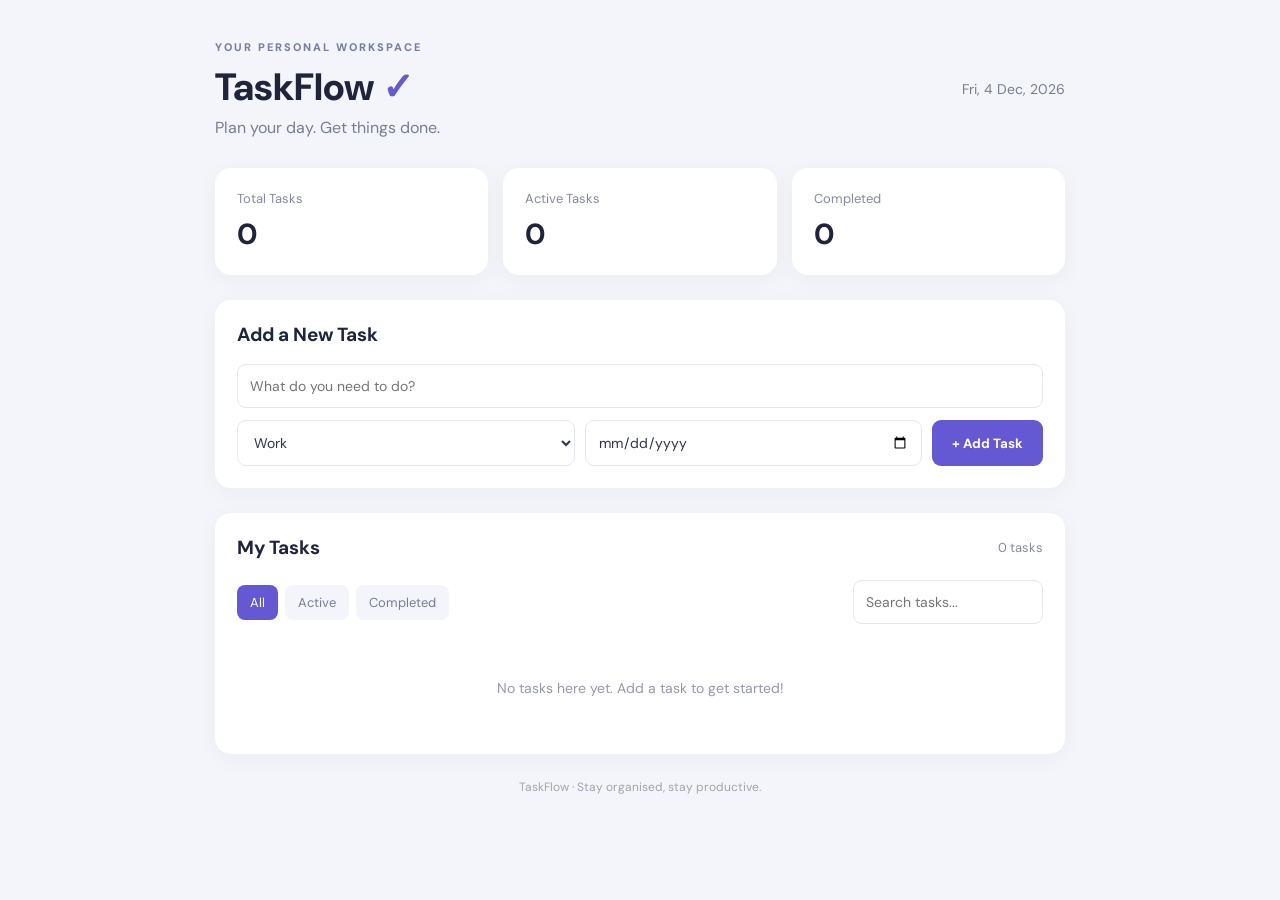
<file: Task-2-Task-Manager/index.html>
<!DOCTYPE html>
<html lang="en">
<head>
    <meta charset="UTF-8">
    <meta name="viewport" content="width=device-width, initial-scale=1.0">
    <title>TaskFlow | Productivity Manager</title>
    <link rel="stylesheet" href="style.css">
</head>
<body>

    <main class="app-container">
        <header class="header">
            <div>
                <p class="eyebrow">YOUR PERSONAL WORKSPACE</p>
                <h1>TaskFlow <span>✓</span></h1>
                <p class="subtitle">Plan your day. Get things done.</p>
            </div>
            <div class="date-display" id="todayDate"></div>
        </header>

        <section class="stats">
            <div class="stat-card">
                <p>Total Tasks</p>
                <h2 id="totalCount">0</h2>
            </div>
            <div class="stat-card">
                <p>Active Tasks</p>
                <h2 id="activeCount">0</h2>
            </div>
            <div class="stat-card">
                <p>Completed</p>
                <h2 id="completedCount">0</h2>
            </div>
        </section>

        <section class="task-form">
            <h2>Add a New Task</h2>

            <form id="taskForm">
                <input
                    type="text"
                    id="taskInput"
                    placeholder="What do you need to do?"
                    required
                >

                <div class="form-row">
                    <select id="categoryInput" required>
                        <option value="Work">Work</option>
                        <option value="Personal">Personal</option>
                        <option value="Study">Study</option>
                    </select>

                    <input type="date" id="dueDateInput" required>

                    <button type="submit" class="add-btn">+ Add Task</button>
                </div>
            </form>
        </section>

        <section class="tasks-section">
            <div class="tasks-heading">
                <h2>My Tasks</h2>
                <span id="taskSummary">0 tasks</span>
            </div>

            <div class="toolbar">
                <div class="filters">
                    <button class="filter-btn active" data-filter="all">All</button>
                    <button class="filter-btn" data-filter="active">Active</button>
                    <button class="filter-btn" data-filter="completed">Completed</button>
                </div>

                <input type="search" id="searchInput" placeholder="Search tasks...">
            </div>

            <div id="taskList" class="task-list"></div>

            <p id="emptyMessage" class="empty-message">
                No tasks here yet. Add a task to get started!
            </p>
        </section>

        <footer>
            <p>TaskFlow · Stay organised, stay productive.</p>
        </footer>
    </main>

    <script src="script.js"></script>
</body>
</html>
</file>
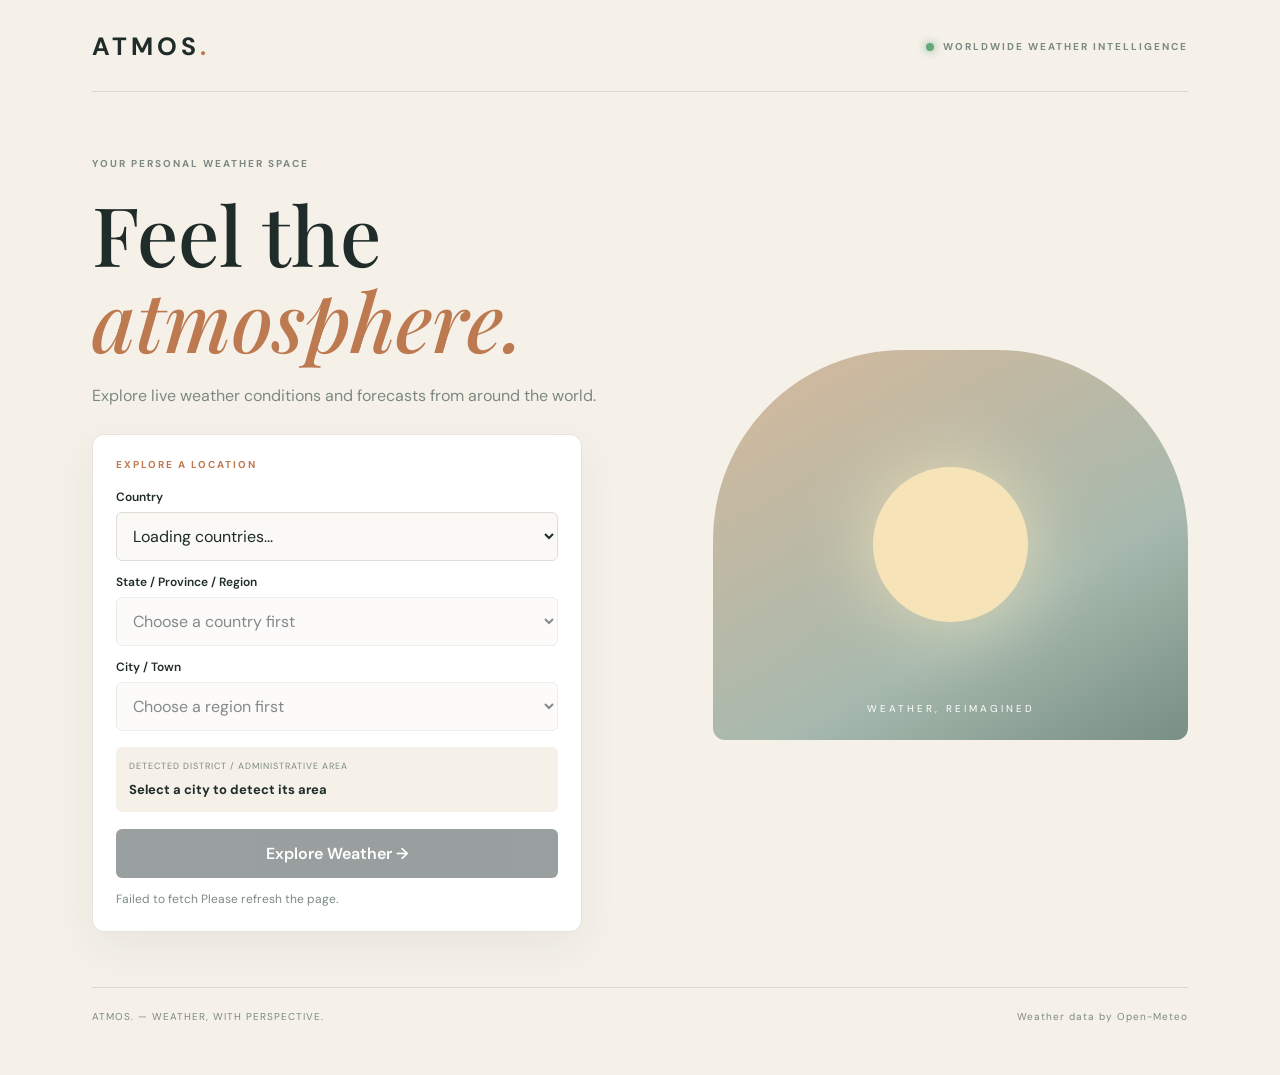
<file: Task-3-Weather-Forecast/index.html>
<!DOCTYPE html>
<html lang="en">
<head>
    <meta charset="UTF-8">
    <meta name="viewport" content="width=device-width, initial-scale=1.0">
    <meta name="theme-color" content="#f5f1e9">
    <title>Atmos | Worldwide Weather Intelligence</title>

    <link rel="stylesheet" href="style.css">
    <link rel="preconnect" href="https://fonts.googleapis.com">
    <link rel="preconnect" href="https://fonts.gstatic.com" crossorigin>
    <link href="https://fonts.googleapis.com/css2?family=DM+Sans:wght@400;500;600;700&family=Playfair+Display:wght@500;600;700&display=swap" rel="stylesheet">
</head>
<body>
<main class="app">

    <header class="topbar">
        <a class="brand" href="#">ATMOS<span>.</span></a>
        <span class="live-status"><i></i> WORLDWIDE WEATHER INTELLIGENCE</span>
    </header>

    <section class="hero">
        <div class="hero-content">
            <p class="eyebrow">YOUR PERSONAL WEATHER SPACE</p>
            <h1>Feel the<br><span>atmosphere.</span></h1>
            <p class="hero-description">
                Explore live weather conditions and forecasts from around the world.
            </p>

            <div class="location-panel">
                <p class="panel-title">EXPLORE A LOCATION</p>

                <label for="countrySelect">Country</label>
                <select id="countrySelect">
                    <option value="">Loading countries...</option>
                </select>

                <label for="stateSelect">State / Province / Region</label>
                <select id="stateSelect" disabled>
                    <option value="">Choose a country first</option>
                </select>

                <label for="citySelect">City / Town</label>
                <select id="citySelect" disabled>
                    <option value="">Choose a region first</option>
                </select>

                <div class="district-display">
                    <span>DETECTED DISTRICT / ADMINISTRATIVE AREA</span>
                    <strong id="districtValue">Select a city to detect its area</strong>
                </div>

                <button id="exploreButton" type="button" disabled>
                    Explore Weather →
                </button>

                <p id="message" class="message">
                    Choose your location to discover its weather.
                </p>
            </div>
        </div>

        <div class="weather-visual" id="weatherVisual">
            <div class="sun-orb"></div>
            <div class="visual-label">WEATHER, REIMAGINED</div>
        </div>
    </section>

    <section id="weatherSection" class="weather-section hidden">

        <div class="location-heading">
            <div>
                <p class="eyebrow">CURRENT CONDITIONS</p>
                <h2 id="cityName">—</h2>
                <p id="locationDetails">—</p>
                <p id="currentDate">—</p>
            </div>

            <div class="current-weather">
                <span id="weatherIcon">☀️</span>
                <div>
                    <h2 id="temperature">--°</h2>
                    <p id="weatherDescription">—</p>
                </div>
            </div>
        </div>

        <div class="details-grid">
            <article class="detail-card">
                <span>FEELS LIKE</span>
                <h3 id="feelsLike">--°</h3>
                <p>Perceived temperature</p>
            </article>

            <article class="detail-card">
                <span>HUMIDITY</span>
                <h3 id="humidity">--%</h3>
                <p>Air moisture level</p>
            </article>

            <article class="detail-card">
                <span>WIND SPEED</span>
                <h3 id="wind">--</h3>
                <p>km/h</p>
            </article>

            <article class="detail-card">
                <span>AIR PRESSURE</span>
                <h3 id="pressure">--</h3>
                <p>hPa</p>
            </article>
        </div>

        <div class="sun-card">
            <div>
                <span>🌅 SUNRISE</span>
                <strong id="sunrise">--:--</strong>
            </div>
            <div>
                <span>🌇 SUNSET</span>
                <strong id="sunset">--:--</strong>
            </div>
        </div>

        <div class="insight-card">
            <p class="eyebrow">ATMOS WEATHER INSIGHT</p>
            <h3 id="insightTitle">Understanding your sky</h3>
            <p id="weatherInsight">Your weather insight will appear here.</p>
        </div>

        <section class="forecast-section">
            <div class="section-heading">
                <div>
                    <p class="eyebrow">PLAN AHEAD</p>
                    <h2>Five-day forecast</h2>
                </div>
                <span class="forecast-tag">UPCOMING DAYS</span>
            </div>

            <div id="forecastGrid" class="forecast-grid"></div>
        </section>
    </section>

    <footer>
        <span>ATMOS. — WEATHER, WITH PERSPECTIVE.</span>
        <span>Weather data by Open-Meteo</span>
    </footer>

</main>
<script src="script.js"></script>
</body>
</html>
</file>
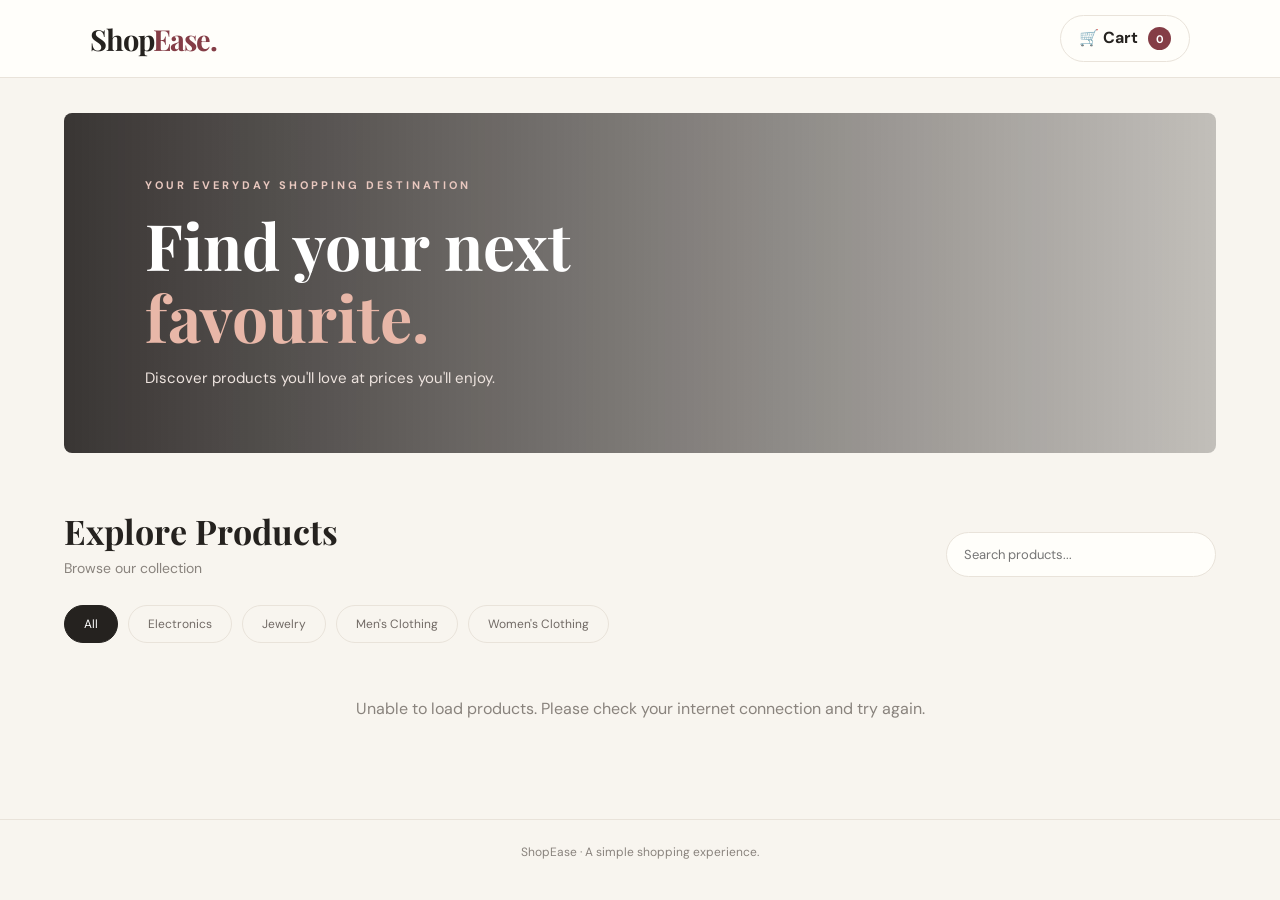
<file: Task-4-Ecommerce/index.html>
<!DOCTYPE html>
<html lang="en">
<head>
    <meta charset="UTF-8">
    <meta name="viewport" content="width=device-width, initial-scale=1.0">
    <title>ShopEase | Online Store</title>
    <link rel="stylesheet" href="style.css">
</head>
<body>

    <header class="navbar">
        <a href="#" class="logo">Shop<span>Ease.</span></a>

        <div class="nav-actions">
            <button id="cartButton" class="cart-button">
                🛒 Cart <span id="cartCount">0</span>
            </button>
        </div>
    </header>

    <main class="container">

        <section class="hero">
            <div>
                <p class="eyebrow">YOUR EVERYDAY SHOPPING DESTINATION</p>
                <h1>Find your next <span>favourite.</span></h1>
                <p>Discover products you'll love at prices you'll enjoy.</p>
            </div>
        </section>

        <section class="catalogue">
            <div class="section-heading">
                <div>
                    <h2>Explore Products</h2>
                    <p>Browse our collection</p>
                </div>
                <input
                    type="search"
                    id="searchInput"
                    placeholder="Search products..."
                >
            </div>

            <div class="category-filters" id="categoryFilters">
                <button class="category-btn active" data-category="all">All</button>
                <button class="category-btn" data-category="electronics">Electronics</button>
                <button class="category-btn" data-category="jewelery">Jewelry</button>
                <button class="category-btn" data-category="men's clothing">Men's Clothing</button>
                <button class="category-btn" data-category="women's clothing">Women's Clothing</button>
            </div>

            <p id="productMessage" class="message">Loading products...</p>

            <div id="productGrid" class="product-grid"></div>
        </section>

    </main>

    <div id="cartOverlay" class="cart-overlay"></div>

    <aside id="cartPanel" class="cart-panel">
        <div class="cart-header">
            <h2>Your Shopping Cart</h2>
            <button id="closeCart" class="close-btn" aria-label="Close cart">×</button>
        </div>

        <div id="cartItems" class="cart-items"></div>

        <div class="cart-footer">
            <div class="price-row">
                <span>Subtotal</span>
                <span id="subtotal">$0.00</span>
            </div>
            <div class="price-row">
                <span>Tax (5%)</span>
                <span id="tax">$0.00</span>
            </div>
            <div class="price-row">
                <span>Shipping</span>
                <span id="shipping">$0.00</span>
            </div>
            <div class="price-row total-row">
                <strong>Total</strong>
                <strong id="total">$0.00</strong>
            </div>

            <button id="checkoutButton" class="checkout-btn">
                Proceed to Checkout
            </button>
        </div>
    </aside>

    <div id="checkoutModal" class="modal">
        <div class="modal-content">
            <button id="closeModal" class="close-btn" aria-label="Close checkout">×</button>
            <div class="success-icon">✓</div>
            <h2>Order Confirmed!</h2>
            <p>Thank you for shopping with ShopEase.</p>
            <p class="demo-note">This is a demonstration checkout. No real payment was made.</p>
            <button id="continueShopping" class="checkout-btn">Continue Shopping</button>
        </div>
    </div>

    <footer>
        <p>ShopEase · A simple shopping experience.</p>
    </footer>

    <script src="script.js"></script>
</body>
</html>
</file>
<file: Task-2-Task-Manager/style.css>
@import url('https://fonts.googleapis.com/css2?family=DM+Sans:wght@400;500;600;700;800&display=swap');

* {
    margin: 0;
    padding: 0;
    box-sizing: border-box;
}

body {
    font-family: 'DM Sans', sans-serif;
    background: #f3f5fa;
    color: #20243a;
    min-height: 100vh;
    padding: 40px 18px;
}

.app-container {
    max-width: 850px;
    margin: auto;
}

.header {
    display: flex;
    justify-content: space-between;
    align-items: center;
    gap: 20px;
    margin-bottom: 30px;
}

.eyebrow {
    color: #777da0;
    font-size: 11px;
    font-weight: 800;
    letter-spacing: 2px;
    margin-bottom: 8px;
}

h1 {
    font-size: 38px;
    font-weight: 800;
}

h1 span {
    color: #6558d3;
}

.subtitle {
    color: #777d91;
    margin-top: 5px;
}

.date-display {
    color: #777d91;
    font-size: 14px;
    text-align: right;
}

.stats {
    display: grid;
    grid-template-columns: repeat(3, 1fr);
    gap: 15px;
    margin-bottom: 25px;
}

.stat-card,
.task-form,
.tasks-section {
    background: white;
    border-radius: 16px;
    padding: 22px;
    box-shadow: 0 5px 25px rgba(35, 40, 80, 0.04);
}

.stat-card p {
    color: #85899c;
    font-size: 13px;
}

.stat-card h2 {
    font-size: 29px;
    margin-top: 8px;
}

.task-form {
    margin-bottom: 25px;
}

.task-form h2,
.tasks-heading h2 {
    font-size: 19px;
    margin-bottom: 17px;
}

input,
select {
    font-family: inherit;
    font-size: 14px;
    border: 1px solid #e5e7ef;
    border-radius: 9px;
    padding: 12px;
    outline: none;
    background: #fff;
    color: #30344b;
}

input:focus,
select:focus {
    border-color: #7568df;
}

#taskInput {
    width: 100%;
    margin-bottom: 12px;
}

.form-row {
    display: flex;
    gap: 10px;
}

.form-row select,
.form-row input {
    flex: 1;
    min-width: 0;
}

button {
    font-family: inherit;
    cursor: pointer;
    border: none;
}

.add-btn {
    background: #6558d3;
    color: white;
    padding: 12px 20px;
    border-radius: 9px;
    font-weight: 700;
    transition: 0.2s;
}

.add-btn:hover {
    background: #5043bd;
}

.tasks-heading {
    display: flex;
    justify-content: space-between;
    align-items: center;
}

.tasks-heading h2 {
    margin-bottom: 0;
}

#taskSummary {
    color: #85899c;
    font-size: 13px;
}

.toolbar {
    display: flex;
    justify-content: space-between;
    align-items: center;
    gap: 12px;
    margin: 20px 0;
}

.filters {
    display: flex;
    gap: 7px;
    flex-wrap: wrap;
}

.filter-btn {
    padding: 9px 13px;
    border-radius: 8px;
    color: #777d91;
    background: #f4f5fa;
    font-size: 13px;
}

.filter-btn.active {
    background: #6558d3;
    color: white;
}

#searchInput {
    width: 190px;
}

.task-list {
    display: flex;
    flex-direction: column;
    gap: 12px;
}

.task-item {
    display: flex;
    align-items: center;
    gap: 12px;
    border: 1px solid #eceef4;
    padding: 15px;
    border-radius: 11px;
    transition: 0.2s;
}

.task-item:hover {
    border-color: #c9c3f4;
}

.task-checkbox {
    width: 18px;
    height: 18px;
    accent-color: #6558d3;
    cursor: pointer;
    flex-shrink: 0;
}

.task-details {
    flex: 1;
    min-width: 0;
}

.task-title {
    font-size: 14px;
    font-weight: 700;
    overflow-wrap: anywhere;
}

.task-meta {
    display: flex;
    gap: 9px;
    flex-wrap: wrap;
    margin-top: 7px;
    color: #85899c;
    font-size: 11px;
}

.category {
    background: #f0edff;
    color: #6558d3;
    padding: 3px 8px;
    border-radius: 20px;
}

.completed .task-title {
    text-decoration: line-through;
    color: #9b9eaa;
}

.delete-btn {
    background: #fff0f0;
    color: #d94d5b;
    border-radius: 8px;
    padding: 8px 11px;
    font-size: 12px;
    font-weight: 700;
}

.delete-btn:hover {
    background: #ffe0e0;
}

.empty-message {
    display: none;
    text-align: center;
    color: #9699a8;
    padding: 35px 10px;
    font-size: 14px;
}

footer {
    text-align: center;
    color: #a0a3b1;
    font-size: 12px;
    padding: 25px 0 5px;
}

@media (max-width: 600px) {
    body {
        padding: 25px 12px;
    }

    .header {
        align-items: flex-start;
    }

    h1 {
        font-size: 30px;
    }

    .stats {
        gap: 8px;
    }

    .stat-card {
        padding: 14px 10px;
    }

    .stat-card h2 {
        font-size: 23px;
    }

    .stat-card p {
        font-size: 11px;
    }

    .form-row {
        flex-direction: column;
    }

    .toolbar {
        align-items: stretch;
        flex-direction: column;
    }

    #searchInput {
        width: 100%;
    }
}
</file>
<file: Task-3-Weather-Forecast/style.css>
:root {
    --cream: #f5f1e9;
    --ink: #202c2a;
    --muted: #7c8982;
    --accent: #bd7950;
    --card: rgba(255, 255, 255, 0.78);
}

* {
    margin: 0;
    padding: 0;
    box-sizing: border-box;
}

body {
    min-height: 100vh;
    background: var(--cream);
    color: var(--ink);
    font-family: 'DM Sans', sans-serif;
}

.app {
    max-width: 1250px;
    margin: auto;
    padding: 30px 6%;
}

.topbar {
    display: flex;
    justify-content: space-between;
    align-items: center;
    padding-bottom: 28px;
    border-bottom: 1px solid #dcd8cf;
    gap: 15px;
}

.brand {
    color: var(--ink);
    font-size: 25px;
    font-weight: 700;
    letter-spacing: 4px;
    text-decoration: none;
}

.brand span {
    color: var(--accent);
}

.live-status, .eyebrow, .forecast-tag {
    font-size: 10px;
    font-weight: 700;
    letter-spacing: 2px;
    color: var(--muted);
}

.live-status {
    display: flex;
    align-items: center;
    gap: 9px;
}

.live-status i {
    width: 8px;
    height: 8px;
    background: #65a67b;
    border-radius: 50%;
    box-shadow: 0 0 10px #65a67b;
}

.hero {
    display: grid;
    grid-template-columns: 1.1fr 0.9fr;
    align-items: center;
    gap: 40px;
    padding: 65px 0 55px;
}

.hero h1 {
    font-family: 'Playfair Display', serif;
    font-size: clamp(48px, 7vw, 82px);
    line-height: 1.05;
    margin: 20px 0;
    font-weight: 500;
}

.hero h1 span {
    color: var(--accent);
    font-style: italic;
}

.hero-description {
    color: var(--muted);
    line-height: 1.7;
    margin-bottom: 25px;
}

.location-panel {
    max-width: 490px;
    background: white;
    border: 1px solid #e8e3da;
    border-radius: 12px;
    padding: 23px;
    box-shadow: 0 15px 40px rgba(40, 48, 42, 0.06);
}

.panel-title {
    font-size: 10px;
    font-weight: 700;
    letter-spacing: 2px;
    color: var(--accent);
    margin-bottom: 18px;
}

.location-panel label {
    display: block;
    font-size: 12px;
    font-weight: 600;
    margin: 13px 0 7px;
}

.location-panel select {
    width: 100%;
    padding: 12px;
    border: 1px solid #deded6;
    border-radius: 6px;
    background: #faf9f6;
    color: var(--ink);
    font: inherit;
    outline: none;
}

.location-panel select:focus {
    border-color: var(--accent);
}

.location-panel select:disabled {
    opacity: 0.55;
    cursor: not-allowed;
}

.district-display {
    margin-top: 16px;
    padding: 13px;
    background: #f5f1e9;
    border-radius: 6px;
}

.district-display span {
    display: block;
    color: var(--muted);
    font-size: 9px;
    letter-spacing: 1px;
    margin-bottom: 6px;
}

.district-display strong {
    font-size: 13px;
}

.location-panel button {
    width: 100%;
    margin-top: 17px;
    padding: 14px;
    border: none;
    border-radius: 6px;
    background: var(--ink);
    color: white;
    font: inherit;
    font-weight: 600;
    cursor: pointer;
    transition: 0.3s;
}

.location-panel button:hover:not(:disabled) {
    background: var(--accent);
}

.location-panel button:disabled {
    opacity: 0.45;
    cursor: not-allowed;
}

.message {
    margin-top: 12px;
    font-size: 12px;
    color: var(--muted);
    line-height: 1.5;
}

.weather-visual {
    min-height: 390px;
    border-radius: 190px 190px 12px 12px;
    background: linear-gradient(150deg, #d7b99b, #a7b9ae 65%, #788f83);
    display: flex;
    align-items: center;
    justify-content: center;
    position: relative;
    overflow: hidden;
    transition: background 0.5s;
}

.sun-orb {
    width: 155px;
    height: 155px;
    border-radius: 50%;
    background: #f6e4b8;
    box-shadow: 0 0 80px rgba(255, 240, 194, 0.65);
    animation: float 5s ease-in-out infinite;
}

.visual-label {
    position: absolute;
    bottom: 25px;
    color: white;
    font-size: 10px;
    letter-spacing: 3px;
}

@keyframes float {
    0%, 100% { transform: translateY(0); }
    50% { transform: translateY(-14px); }
}

.weather-section {
    margin: 25px 0 60px;
    animation: reveal 0.6s ease;
}

.hidden {
    display: none;
}

@keyframes reveal {
    from { opacity: 0; transform: translateY(15px); }
    to { opacity: 1; transform: translateY(0); }
}

.location-heading {
    display: flex;
    justify-content: space-between;
    align-items: center;
    gap: 20px;
    margin-bottom: 25px;
}

.location-heading h2, .section-heading h2 {
    font-family: 'Playfair Display', serif;
    font-size: 35px;
    font-weight: 500;
    margin: 9px 0;
}

#locationDetails, #currentDate, .current-weather p {
    color: var(--muted);
    font-size: 13px;
    margin-top: 5px;
}

.current-weather {
    display: flex;
    align-items: center;
    gap: 15px;
}

.current-weather > span {
    font-size: 48px;
}

.current-weather h2 {
    font-size: 46px;
}

.details-grid {
    display: grid;
    grid-template-columns: repeat(4, 1fr);
    gap: 14px;
    margin: 25px 0;
}

.detail-card {
    background: var(--card);
    padding: 23px;
    border-radius: 9px;
    border: 1px solid #e8e3da;
}

.detail-card span {
    color: var(--muted);
    font-size: 10px;
    letter-spacing: 1.5px;
    font-weight: 700;
}

.detail-card h3 {
    font-family: 'Playfair Display', serif;
    font-size: 30px;
    margin: 13px 0 5px;
}

.detail-card p {
    color: var(--muted);
    font-size: 11px;
}

.sun-card {
    display: grid;
    grid-template-columns: 1fr 1fr;
    gap: 15px;
    margin: 18px 0 30px;
}

.sun-card div {
    display: flex;
    justify-content: space-between;
    align-items: center;
    padding: 18px 22px;
    background: white;
    border: 1px solid #e8e3da;
    border-radius: 8px;
}

.sun-card span {
    font-size: 11px;
    color: var(--muted);
    letter-spacing: 1px;
}

.sun-card strong {
    font-size: 17px;
}

.insight-card {
    background: var(--ink);
    color: white;
    padding: 30px;
    border-radius: 10px;
    margin: 30px 0 55px;
}

.insight-card .eyebrow {
    color: #c8a78e;
}

.insight-card h3 {
    font-family: 'Playfair Display', serif;
    font-size: 27px;
    margin: 12px 0;
}

.insight-card > p:last-child {
    color: #c5d0c9;
    line-height: 1.8;
    font-size: 14px;
    max-width: 750px;
}

.section-heading {
    display: flex;
    justify-content: space-between;
    align-items: center;
    margin-bottom: 22px;
}

.forecast-grid {
    display: grid;
    grid-template-columns: repeat(5, 1fr);
    gap: 12px;
}

.forecast-card {
    background: var(--card);
    border: 1px solid #e8e3da;
    border-radius: 9px;
    text-align: center;
    padding: 22px 10px;
    transition: transform 0.3s, box-shadow 0.3s;
}

.forecast-card:hover {
    transform: translateY(-5px);
    box-shadow: 0 12px 25px rgba(40, 48, 42, 0.08);
}

.forecast-card .day {
    color: var(--muted);
    font-size: 12px;
}

.forecast-card .icon {
    font-size: 28px;
    margin: 17px 0;
}

.forecast-card h3 {
    font-size: 19px;
    margin-bottom: 5px;
}

.forecast-card p {
    color: var(--muted);
    font-size: 12px;
    margin-top: 5px;
}

footer {
    border-top: 1px solid #dcd8cf;
    padding: 22px 0;
    display: flex;
    justify-content: space-between;
    gap: 15px;
    color: var(--muted);
    font-size: 10px;
    letter-spacing: 1px;
}

@media (max-width: 750px) {
    .hero {
        grid-template-columns: 1fr;
        padding-top: 45px;
    }

    .weather-visual {
        min-height: 250px;
    }

    .details-grid {
        grid-template-columns: repeat(2, 1fr);
    }

    .forecast-grid {
        grid-template-columns: repeat(2, 1fr);
    }

    .location-heading {
        align-items: flex-start;
        flex-direction: column;
    }
}

@media (max-width: 420px) {
    .app {
        padding: 22px 5%;
    }

    .live-status {
        font-size: 8px;
        letter-spacing: 1px;
    }

    .sun-card {
        grid-template-columns: 1fr;
    }

    footer {
        flex-direction: column;
    }
}
</file>
<file: Task-4-Ecommerce/style.css>
@import url('https://fonts.googleapis.com/css2?family=DM+Sans:wght@400;500;600;700;800&family=Playfair+Display:wght@500;600;700&display=swap');

:root {
    --cream: #f8f5ef;
    --white: #fffefa;
    --dark: #25221f;
    --muted: #89837d;
    --accent: #843d46;
    --accent-light: #f1e3e2;
    --border: #e9e3da;
}

* {
    margin: 0;
    padding: 0;
    box-sizing: border-box;
}

body {
    font-family: 'DM Sans', sans-serif;
    background: var(--cream);
    color: var(--dark);
}

button, input {
    font: inherit;
}

button {
    cursor: pointer;
}

.navbar {
    height: 78px;
    padding: 0 7%;
    display: flex;
    align-items: center;
    justify-content: space-between;
    background: var(--white);
    border-bottom: 1px solid var(--border);
    position: sticky;
    top: 0;
    z-index: 20;
}

.logo {
    text-decoration: none;
    color: var(--dark);
    font-family: 'Playfair Display', serif;
    font-size: 29px;
    font-weight: 700;
    letter-spacing: -1px;
}

.logo span {
    color: var(--accent);
}

.cart-button {
    border: 1px solid var(--border);
    background: transparent;
    padding: 11px 18px;
    border-radius: 30px;
    font-weight: 700;
    color: var(--dark);
    transition: .25s;
}

.cart-button:hover {
    background: var(--accent);
    color: white;
}

#cartCount {
    display: inline-flex;
    justify-content: center;
    align-items: center;
    background: var(--accent);
    color: white;
    width: 23px;
    height: 23px;
    border-radius: 50%;
    margin-left: 6px;
    font-size: 11px;
}

.container {
    max-width: 1250px;
    width: 90%;
    margin: auto;
}

.hero {
    min-height: 340px;
    margin: 35px 0 55px;
    padding: 65px 7%;
    border-radius: 8px;
    background:
        linear-gradient(90deg, rgba(31, 27, 26, .88), rgba(31, 27, 26, .25)),
        url('https://images.unsplash.com/photo-1441986300917-64674bd600d8?w=1600') center/cover;
    color: white;
    display: flex;
    align-items: center;
}

.hero > div {
    max-width: 550px;
}

.eyebrow {
    font-size: 11px;
    letter-spacing: 3px;
    font-weight: 700;
    color: #e9c8bf;
    margin-bottom: 17px;
}

.hero h1 {
    font-family: 'Playfair Display', serif;
    font-size: clamp(38px, 5vw, 65px);
    line-height: 1.12;
    margin-bottom: 16px;
}

.hero h1 span {
    color: #e8b7a8;
}

.hero > div > p:last-child {
    color: #eee4df;
    font-size: 15px;
}

.catalogue {
    padding-bottom: 75px;
}

.section-heading {
    display: flex;
    justify-content: space-between;
    align-items: end;
    gap: 20px;
    margin-bottom: 28px;
}

.section-heading h2 {
    font-family: 'Playfair Display', serif;
    font-size: 34px;
    margin-bottom: 5px;
}

.section-heading p {
    color: var(--muted);
    font-size: 14px;
}

#searchInput {
    width: 270px;
    padding: 13px 17px;
    border: 1px solid var(--border);
    border-radius: 30px;
    background: var(--white);
    outline: none;
    font-size: 13px;
}

#searchInput:focus {
    border-color: var(--accent);
}

.category-filters {
    display: flex;
    gap: 10px;
    flex-wrap: wrap;
    margin-bottom: 30px;
}

.category-btn {
    background: transparent;
    border: 1px solid var(--border);
    padding: 10px 19px;
    border-radius: 30px;
    color: #716a65;
    font-size: 12px;
    transition: .25s;
}

.category-btn:hover,
.category-btn.active {
    background: var(--dark);
    border-color: var(--dark);
    color: white;
}

.product-grid {
    display: grid;
    grid-template-columns: repeat(4, minmax(0, 1fr));
    gap: 24px;
}

.product-card {
    background: var(--white);
    border-radius: 8px;
    overflow: hidden;
    border: 1px solid var(--border);
    transition: transform .3s, box-shadow .3s;
}

.product-card:hover {
    transform: translateY(-6px);
    box-shadow: 0 15px 35px rgba(48, 37, 30, .09);
}

.product-image {
    height: 235px;
    background: #f1eee8;
    padding: 22px;
    position: relative;
    display: flex;
    align-items: center;
    justify-content: center;
}

.product-image img {
    width: 100%;
    height: 100%;
    object-fit: contain;
    mix-blend-mode: multiply;
    transition: transform .35s;
}

.product-card:hover .product-image img {
    transform: scale(1.07);
}

.product-info {
    padding: 17px;
}

.product-category {
    color: var(--accent);
    font-size: 10px;
    text-transform: uppercase;
    letter-spacing: 1.5px;
    font-weight: 700;
    margin-bottom: 9px;
}

.product-title {
    font-size: 14px;
    font-weight: 600;
    line-height: 1.5;
    min-height: 42px;
    margin-bottom: 9px;
}

.product-rating {
    color: #bd873c;
    font-size: 12px;
    margin-bottom: 13px;
}

.product-bottom {
    display: flex;
    justify-content: space-between;
    align-items: center;
    gap: 8px;
}

.product-price {
    font-size: 18px;
    font-weight: 800;
}

.add-cart-btn {
    border: none;
    border-radius: 30px;
    background: var(--accent);
    color: white;
    padding: 10px 13px;
    font-size: 11px;
    font-weight: 700;
    transition: .2s;
}

.add-cart-btn:hover {
    background: var(--dark);
}

.message {
    color: var(--muted);
    padding: 25px 0;
    text-align: center;
}

/* Shopping cart drawer */

.cart-overlay {
    position: fixed;
    inset: 0;
    background: rgba(20, 17, 16, .48);
    z-index: 29;
    opacity: 0;
    visibility: hidden;
    transition: .3s;
}

.cart-overlay.show {
    opacity: 1;
    visibility: visible;
}

.cart-panel {
    position: fixed;
    top: 0;
    right: 0;
    height: 100vh;
    width: min(420px, 100%);
    background: var(--white);
    z-index: 30;
    padding: 25px;
    display: flex;
    flex-direction: column;
    transform: translateX(100%);
    transition: transform .35s ease;
}

.cart-panel.open {
    transform: translateX(0);
}

.cart-header {
    display: flex;
    justify-content: space-between;
    align-items: center;
    padding-bottom: 20px;
    border-bottom: 1px solid var(--border);
}

.cart-header h2 {
    font-family: 'Playfair Display', serif;
    font-size: 23px;
}

.close-btn {
    background: transparent;
    border: none;
    font-size: 28px;
    color: var(--dark);
}

.cart-items {
    flex: 1;
    overflow-y: auto;
    padding: 20px 0;
}

.cart-item {
    display: flex;
    gap: 13px;
    align-items: center;
    padding: 14px 0;
    border-bottom: 1px solid var(--border);
}

.cart-item img {
    width: 65px;
    height: 70px;
    object-fit: contain;
    background: #f1eee8;
    padding: 7px;
}

.cart-item-info {
    flex: 1;
}

.cart-item-info h4 {
    font-size: 12px;
    line-height: 1.5;
}

.cart-item-info p {
    color: var(--accent);
    font-weight: 700;
    font-size: 13px;
    margin-top: 5px;
}

.quantity-controls {
    display: flex;
    align-items: center;
    gap: 9px;
    margin-top: 8px;
}

.quantity-controls button {
    width: 24px;
    height: 24px;
    border: 1px solid var(--border);
    background: white;
    border-radius: 50%;
}

.remove-btn {
    background: transparent;
    border: none;
    color: #a24c4c;
    font-size: 11px;
    margin-top: 7px;
}

.cart-footer {
    border-top: 1px solid var(--border);
    padding-top: 18px;
}

.price-row {
    display: flex;
    justify-content: space-between;
    font-size: 13px;
    margin-bottom: 12px;
}

.total-row {
    border-top: 1px solid var(--border);
    padding-top: 15px;
    font-size: 17px;
}

.checkout-btn {
    width: 100%;
    background: var(--accent);
    color: white;
    border: none;
    padding: 15px;
    border-radius: 5px;
    font-weight: 700;
    margin-top: 12px;
    transition: .2s;
}

.checkout-btn:hover {
    background: var(--dark);
}

/* Checkout modal */

.modal {
    position: fixed;
    inset: 0;
    background: rgba(20, 17, 16, .55);
    z-index: 40;
    display: none;
    align-items: center;
    justify-content: center;
    padding: 20px;
}

.modal.show {
    display: flex;
}

.modal-content {
    background: var(--white);
    padding: 40px 30px;
    border-radius: 12px;
    text-align: center;
    width: min(400px, 100%);
    position: relative;
}

.modal-content > .close-btn {
    position: absolute;
    top: 10px;
    right: 17px;
}

.success-icon {
    background: #e3f0e5;
    color: #36784a;
    width: 55px;
    height: 55px;
    display: grid;
    place-items: center;
    border-radius: 50%;
    font-size: 25px;
    margin: 0 auto 18px;
}

.modal-content h2 {
    font-family: 'Playfair Display', serif;
    font-size: 27px;
    margin-bottom: 10px;
}

.modal-content p {
    color: var(--muted);
    font-size: 13px;
    line-height: 1.6;
}

.modal-content .demo-note {
    margin-top: 12px;
    font-size: 11px;
}

footer {
    text-align: center;
    padding: 24px;
    border-top: 1px solid var(--border);
    color: var(--muted);
    font-size: 12px;
}

@media (max-width: 950px) {
    .product-grid {
        grid-template-columns: repeat(3, minmax(0, 1fr));
    }
}

@media (max-width: 650px) {
    .navbar {
        padding: 0 5%;
    }

    .container {
        width: 92%;
    }

    .hero {
        min-height: 280px;
        padding: 35px 7%;
        margin-top: 22px;
    }

    .section-heading {
        align-items: stretch;
        flex-direction: column;
    }

    #searchInput {
        width: 100%;
    }

    .product-grid {
        grid-template-columns: repeat(2, minmax(0, 1fr));
        gap: 12px;
    }

    .product-image {
        height: 170px;
        padding: 15px;
    }

    .product-info {
        padding: 12px;
    }

    .product-bottom {
        align-items: flex-start;
        flex-direction: column;
    }
}

@media (max-width: 360px) {
    .product-grid {
        grid-template-columns: 1fr;
    }
}
</file>
